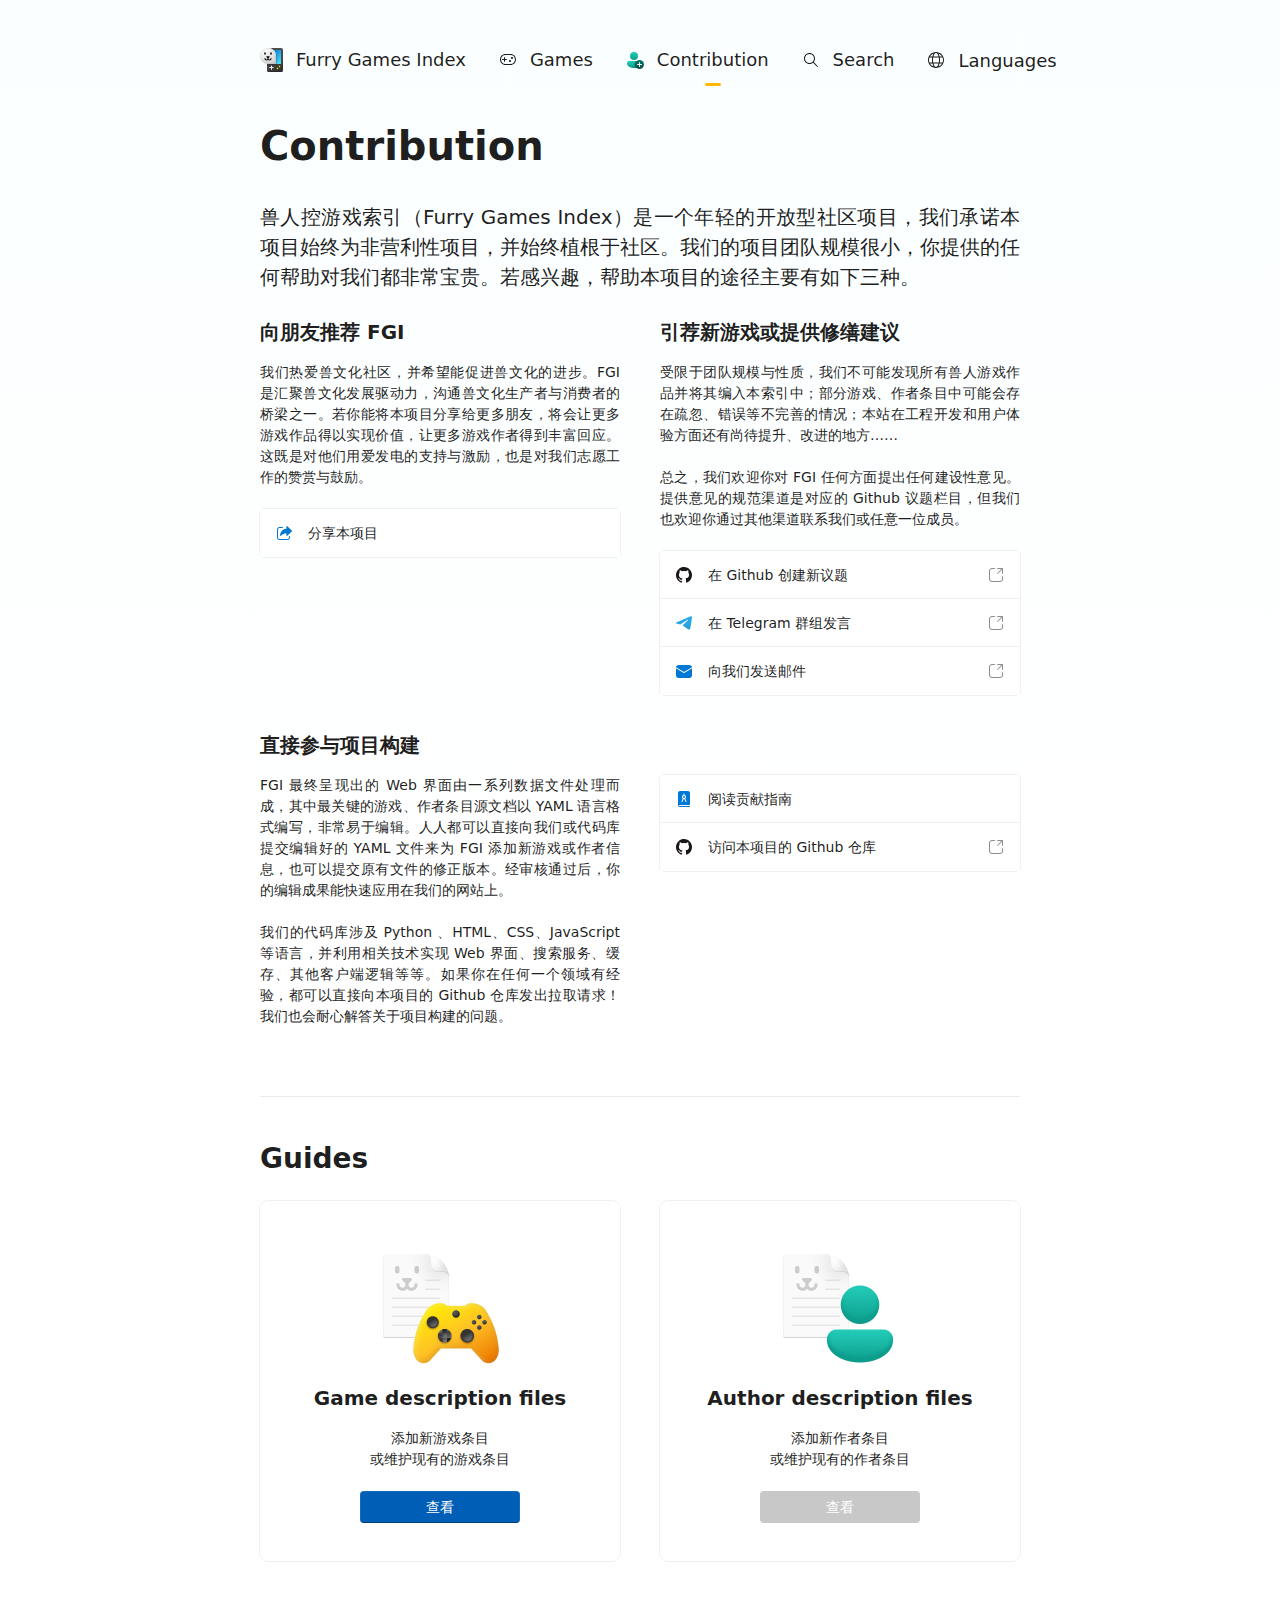
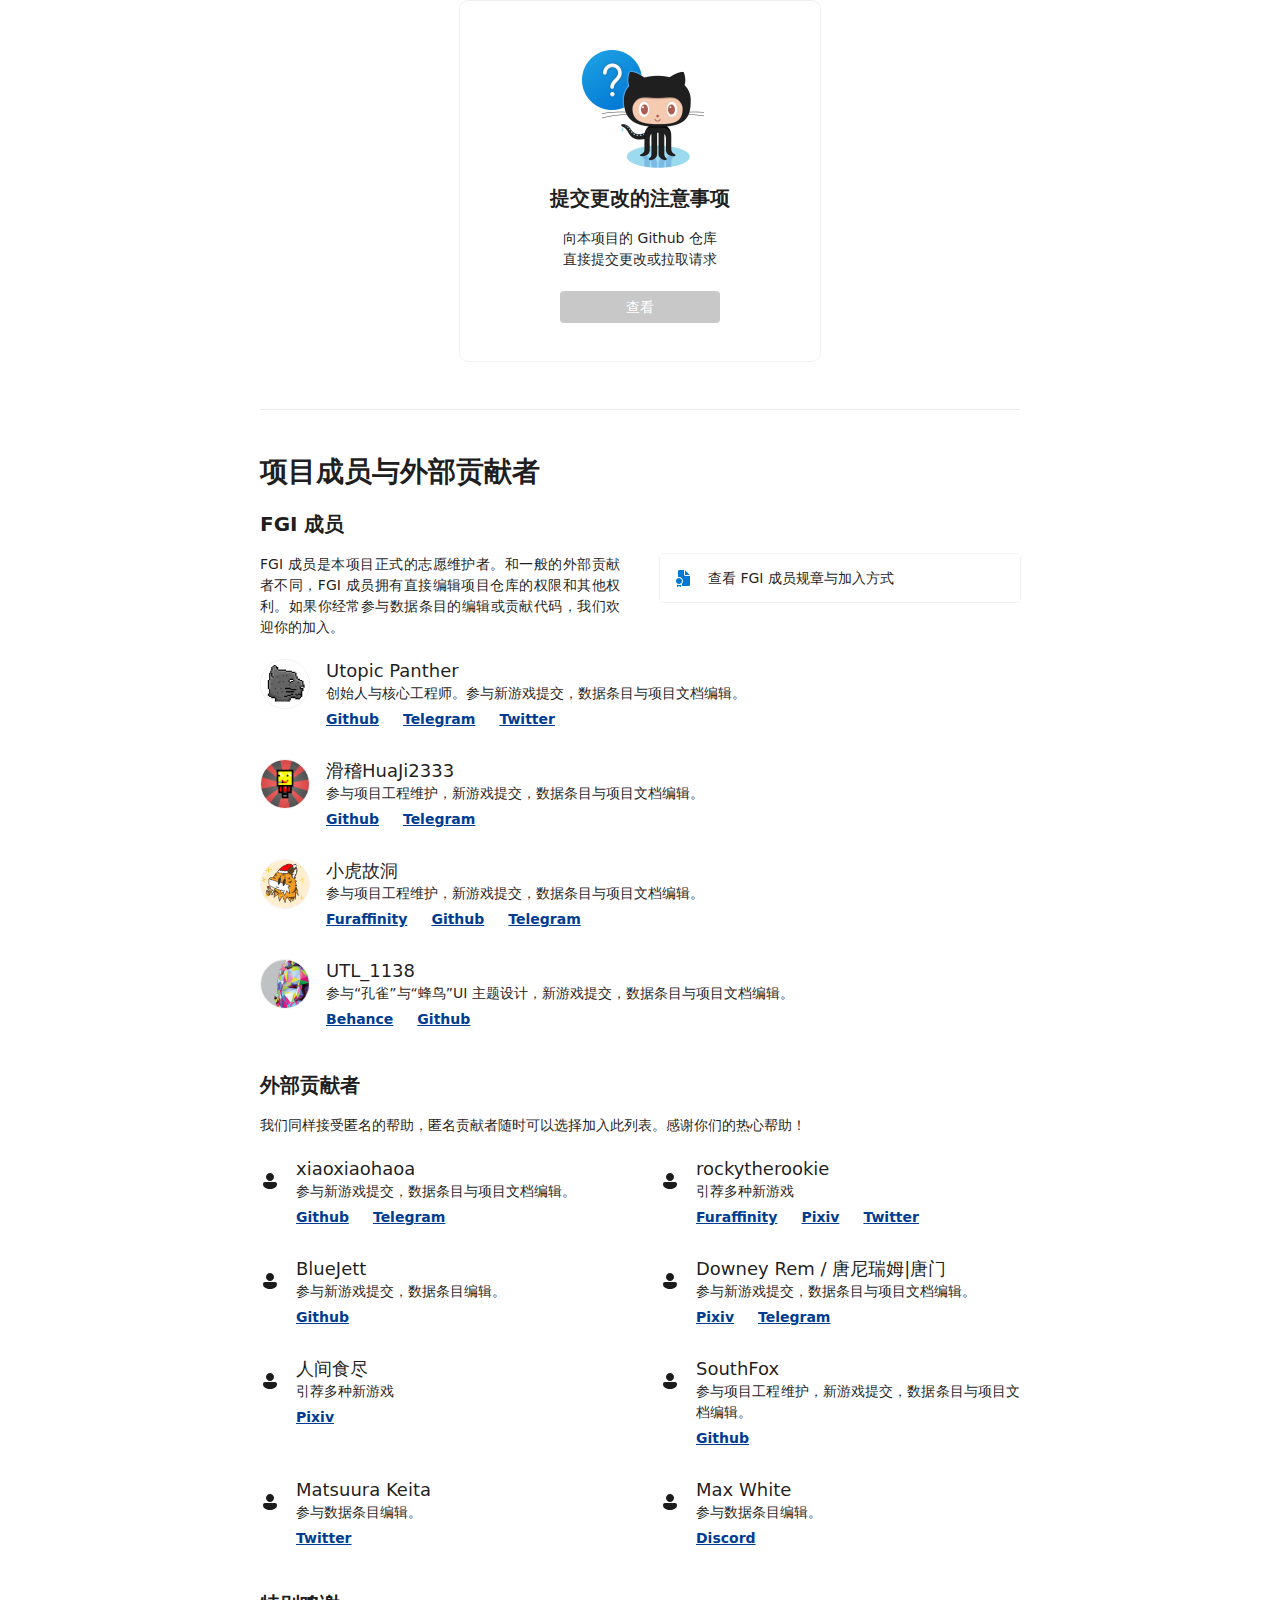
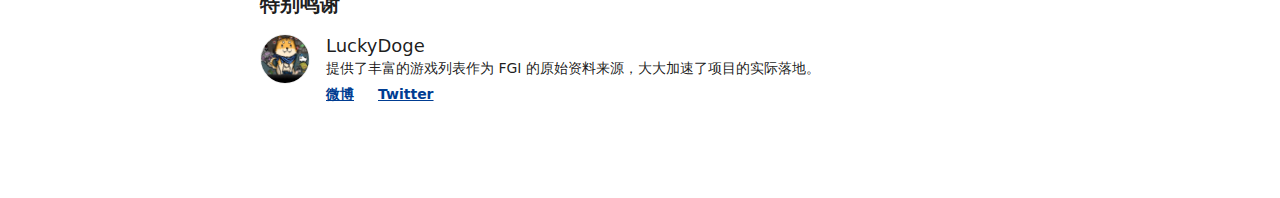
<file: index.html>
<!DOCTYPE html>
<html lang="zh-Hans">
    <head>
        <meta charset="UTF-8" />
        <meta name="viewport" content="width=device-width, initial-scale=1.0" />
        <meta name="color-scheme" content="light dark" />
        <meta name="description" content="从多个方面了解如何帮助兽人控游戏索引发展。" />
        <meta property="og:title" content="兽人控游戏索引 - 项目贡献" />
        <meta property="og:type" content="website" />
        <meta property="og:url" content="https://967018.github.io/FurryGamesIndex-Contribution/index.html" />
        <meta property="og:image" content="./resources/logo_bounded.png" />
        <title>兽人控游戏索引 - 项目贡献</title>
        <link rel="icon" href="./resources/favicon.ico" />
        <link rel="stylesheet" href="./styles/global.css" />
        <link rel="stylesheet" href="./styles/contribution.css" />
        <style>
            :lang(en) span[lang]:not([lang="en"]),
            :lang(zh-Hans) span[lang]:not([lang="zh-Hans"]),
            :lang(zh-Hant) span[lang]:not([lang="zh-Hant"]) {
                display: none;
            }
        </style>
        <script defer src="./scripts/global.js"></script>
    </head>
    <body type-ramp="body">
        <header>
            <nav>
                <ul>
                    <li>
                        <a href="https://furrygames.top/zh-cn/index.html">
                            <fds-icon name="fgi" size="24" theme="shaded"></fds-icon>
                            <span lang="en">Furry Games Index</span>
                            <span lang="zh-Hans">兽人控游戏索引</span>
                            <span lang="zh-Hant">獸人控遊戲索引</span>
                        </a>
                    </li>
                    <li>
                        <a href="https://furrygames.top/zh-cn/list.html">
                            <fds-icon name="games" size="20" theme="regular"></fds-icon>
                            <span lang="en">Games</span>
                            <span lang="zh-Hans">游戏列表</span>
                            <span lang="zh-Hant">遊戲列表</span>
                        </a>
                    </li>
                    <li class="activated">
                        <a href="#">
                            <fds-icon name="person-add" size="20" theme="shaded"></fds-icon>
                            <span lang="en">Contribution</span>
                            <span lang="zh-Hans">项目贡献</span>
                            <span lang="zh-Hant">專案貢獻</span>
                        </a>
                    </li>
                    <li>
                        <a href="https://furrygames.top/zh-cn/search.html">
                            <fds-icon name="search" size="20" theme="regular"></fds-icon>
                            <span lang="en">Search</span>
                            <span lang="zh-Hans">搜索</span>
                            <span lang="zh-Hant">搜尋</span>
                        </a>
                    </li>
                    <li id="language">
                        <button>
                            <fds-icon name="language" size="20" theme="regular"></fds-icon>
                            <span lang="en">Languages</span>
                            <span lang="zh-Hans">语言</span>
                            <span lang="zh-Hant">語言</span>
                        </button>
                        <menu class="flyout list" type-ramp="body">
                            <li><button lang="en">English</button></li>
                            <li class="activated"><button lang="zh-Hans">简体中文</button></li>
                            <li><button lang="zh-Hant">正體中文</button></li>
                        </menu>
                    </li>
                </ul>
            </nav>
            <h1 type-ramp="title-large">
                <span lang="en">Contribution</span>
                <span lang="zh-Hans">项目贡献</span>
                <span lang="zh-Hant">專案貢獻</span>
            </h1>
            <p type-ramp="subtitle">兽人控游戏索引（Furry Games Index）是一个年轻的开放型社区项目，我们承诺本项目始终为非营利性项目，并始终植根于社区。我们的项目团队规模很小，你提供的任何帮助对我们都非常宝贵。若感兴趣，帮助本项目的途径主要有如下三种。</p>
            <article>
                <h2 type-ramp="subtitle">向朋友推荐 FGI</h2>
                <p>我们热爱兽文化社区，并希望能促进兽文化的进步。FGI 是汇聚兽文化发展驱动力，沟通兽文化生产者与消费者的桥梁之一。若你能将本项目分享给更多朋友，将会让更多游戏作品得以实现价值，让更多游戏作者得到丰富回应。这既是对他们用爱发电的支持与激励，也是对我们志愿工作的赞赏与鼓励。</p>
                <ul class="expander">
                    <li class="item">
                        <button id="share">
                            <fds-icon name="share" size="20" theme="filled"></fds-icon>
                            分享本项目
                        </button>
                    </li>
                </ul>
            </article>
            <article>
                <h2 type-ramp="subtitle">引荐新游戏或提供修缮建议</h2>
                <p>受限于团队规模与性质，我们不可能发现所有兽人游戏作品并将其编入本索引中；部分游戏、作者条目中可能会存在疏忽、错误等不完善的情况；本站在工程开发和用户体验方面还有尚待提升、改进的地方……</p>
                <p>总之，我们欢迎你对 FGI 任何方面提出任何建设性意见。提供意见的规范渠道是对应的 Github 议题栏目，但我们也欢迎你通过其他渠道联系我们或任意一位成员。</p>
                <ul class="expander">
                    <li class="item">
                        <a href="https://github.com/FurryGamesIndex/games/issues/new/choose">
                            <fds-icon name="github" size="20"></fds-icon>
                            在 Github 创建新议题
                            <fds-icon name="open" size="20" theme="regular"></fds-icon>
                        </a>
                    </li>
                    <li class="item">
                        <a href="https://t.me/+pTJEQy_b64E4MzQx">
                            <fds-icon name="telegram" size="20"></fds-icon>
                            在 Telegram 群组发言
                            <fds-icon name="open" size="20" theme="regular"></fds-icon>
                        </a>
                    </li>
                    <li class="item">
                        <a href="mailto:webmaster@furrygames.top">
                            <fds-icon name="mail" size="20" theme="filled"></fds-icon>
                            向我们发送邮件
                            <fds-icon name="open" size="20" theme="regular"></fds-icon>
                        </a>
                    </li>
                </ul>
            </article>
            <article>
                <h2 type-ramp="subtitle">直接参与项目构建</h2>
                <p>FGI 最终呈现出的 Web 界面由一系列数据文件处理而成，其中最关键的游戏、作者条目源文档以 YAML 语言格式编写，非常易于编辑。人人都可以直接向我们或代码库提交编辑好的 YAML 文件来为 FGI 添加新游戏或作者信息，也可以提交原有文件的修正版本。经审核通过后，你的编辑成果能快速应用在我们的网站上。</p>
                <p>我们的代码库涉及 Python 、HTML、CSS、JavaScript 等语言，并利用相关技术实现 Web 界面、搜索服务、缓存、其他客户端逻辑等等。如果你在任何一个领域有经验，都可以直接向本项目的 Github 仓库发出拉取请求！我们也会耐心解答关于项目构建的问题。</p>
                <ul class="expander">
                    <li class="item">
                        <a href="#guides">
                            <fds-icon name="book-compass" size="20" theme="filled"></fds-icon>
                            阅读贡献指南
                        </a>
                    </li>
                    <li class="item">
                        <a href="https://github.com/FurryGamesIndex/games">
                            <fds-icon name="github" size="20"></fds-icon>
                            访问本项目的 Github 仓库
                            <fds-icon name="open" size="20" theme="regular"></fds-icon>
                        </a>
                    </li>
                </ul>
            </article>
        </header>
        <hr class="divider" />
        <main>
            <section id="guides">
                <h2 type-ramp="title">
                    <span lang="en">Guides</span>
                    <span lang="zh-Hans">贡献指南</span>
                    <span lang="zh-Hant">貢獻指南</span>
                </h2>
                <article>
                    <img src="./resources/games.png" alt="" width="128" height="128" />
                    <h3 type-ramp="subtitle">
                        <span lang="en">Game description files</span>
                        <span lang="zh-Hans">游戏数据文件</span>
                        <span lang="zh-Hant">遊戲資料檔案</span>
                    </h3>
                    <p>添加新游戏条目<br />或维护现有的游戏条目</p>
                    <a class="button" variant="accent" href="./games.html" role="button">查看</a>
                </article>
                <article>
                    <img src="./resources/authors.png" alt="" width="128" height="128" />
                    <h3 type-ramp="subtitle">
                        <span lang="en">Author description files</span>
                        <span lang="zh-Hans">作者数据文件</span>
                        <span lang="zh-Hant">作者資料檔案</span>
                    </h3>
                    <p>添加新作者条目<br />或维护现有的作者条目</p>
                    <a class="button" variant="accent" href="./authors.html" role="button" aria-disabled="true">查看</a>
                </article>
                <article>
                    <img src="./resources/patches-submitting.png" alt="" width="128" height="128" />
                    <h3 type-ramp="subtitle">提交更改的注意事项</h3>
                    <p>向本项目的 Github 仓库<br />直接提交更改或拉取请求</p>
                    <a class="button" variant="accent" href="./patches-submitting.html" role="button" aria-disabled="true">查看</a>
                </article>
            </section>
            <hr class="divider" />
            <section id="contributors">
                <h2 type-ramp="title">项目成员与外部贡献者</h2>
                <article id="fgi-members">
                    <h3 type-ramp="subtitle">FGI 成员</h3>
                    <p>FGI 成员是本项目正式的志愿维护者。和一般的外部贡献者不同，FGI 成员拥有直接编辑项目仓库的权限和其他权利。如果你经常参与数据条目的编辑或贡献代码，我们欢迎你的加入。</p>
                    <ul class="expander">
                        <li class="item">
                            <button id="about-members">
                                <fds-icon name="document-ribbon" size="20" theme="filled"></fds-icon>
                                查看 FGI 成员规章与加入方式
                            </button>
                        </li>
                    </ul>
                    <div class="members">
                        <article>
                            <img class="avatar" src="./resources/avatars/Utopic Panther.jpg" alt="" width="48" height="48" />
                            <h4 type-ramp="body-large">Utopic Panther</h4>
                            <p>创始人与核心工程师。参与新游戏提交，数据条目与项目文档编辑。</p>
                            <address>
                                <a class="hyperlink" href="https://github.com/UtopicPanther" type-ramp="body">Github</a>
                                <a class="hyperlink" href="https://t.me/UtopicPanther">Telegram</a>
                                <a class="hyperlink" href="https://twitter.com/UtopicPanther">Twitter</a>
                            </address>
                        </article>
                        <article>
                            <img class="avatar" src="./resources/avatars/滑稽HuaJi2333.png" alt="" width="48" height="48" />
                            <h4 type-ramp="body-large">滑稽HuaJi2333</h4>
                            <p>参与项目工程维护，新游戏提交，数据条目与项目文档编辑。</p>
                            <address>
                                <a class="hyperlink" href="https://github.com/HuaJi2333DaDa">Github</a>
                                <a class="hyperlink" href="https://t.me/HuaJi2333dada">Telegram</a>
                            </address>
                        </article>
                        <article>
                            <img class="avatar" src="./resources/avatars/小虎故洞.jpg" alt="" width="48" height="48" />
                            <h4 type-ramp="body-large">小虎故洞</h4>
                            <p>参与项目工程维护，新游戏提交，数据条目与项目文档编辑。</p>
                            <address>
                                <a class="hyperlink" href="https://www.furaffinity.net/user/tiger-jungle/">Furaffinity</a>
                                <a class="hyperlink" href="https://github.com/TigerCubDen">Github</a>
                                <a class="hyperlink" href="https://t.me/KumalParker">Telegram</a>
                            </address>
                        </article>
                        <article>
                            <img class="avatar" src="./resources/avatars/UTL_1138.jpg" alt="" width="48" height="48" />
                            <h4 type-ramp="body-large">UTL_1138</h4>
                            <p>参与“孔雀”与“蜂鸟”UI 主题设计，新游戏提交，数据条目与项目文档编辑。</p>
                            <address>
                                <a class="hyperlink" href="https://www.behance.net/utl1138">Behance</a>
                                <a class="hyperlink" href="https://github.com/967018">Github</a>
                            </address>
                        </article>
                    </div>
                </article>
                <article id="other-contributors">
                    <h3 type-ramp="subtitle">外部贡献者</h3>
                    <p>我们同样接受匿名的帮助，匿名贡献者随时可以选择加入此列表。感谢你们的热心帮助！</p>
                    <article>
                        <fds-icon name="person" size="20" theme="filled"></fds-icon>
                        <h4 type-ramp="body-large">xiaoxiaohaoa</h4>
                        <p>参与新游戏提交，数据条目与项目文档编辑。</p>
                        <address>
                            <a class="hyperlink" href="https://github.com/xiaoxiaohaoa">Github</a>
                            <a class="hyperlink" href="https://t.me/xiaoxiaohaoa">Telegram</a>
                        </address>
                    </article>
                    <article>
                        <fds-icon name="person" size="20" theme="filled"></fds-icon>
                        <h4 type-ramp="body-large">rockytherookie</h4>
                        <p>引荐多种新游戏</p>
                        <address>
                            <a class="hyperlink" href="https://www.furaffinity.net/user/rockytherookie/">Furaffinity</a>
                            <a class="hyperlink" href="https://twitter.com/rockytherookie">Pixiv</a>
                            <a class="hyperlink" href="https://www.pixiv.net/users/17292937">Twitter</a>
                        </address>
                    </article>
                    <article>
                        <fds-icon name="person" size="20" theme="filled"></fds-icon>
                        <h4 type-ramp="body-large">BlueJett</h4>
                        <p>参与新游戏提交，数据条目编辑。</p>
                        <address>
                            <a class="hyperlink" href="https://github.com/BlueJett">Github</a>
                        </address>
                    </article>
                    <article>
                        <fds-icon name="person" size="20" theme="filled"></fds-icon>
                        <h4 type-ramp="body-large">Downey Rem / 唐尼瑞姆|唐门</h4>
                        <p>参与新游戏提交，数据条目与项目文档编辑。</p>
                        <address>
                            <a class="hyperlink" href="https://www.pixiv.net/users/16721009">Pixiv</a>
                            <a class="hyperlink" href="https://t.me/TNTwwxs">Telegram</a>
                        </address>
                    </article>
                    <article>
                        <fds-icon name="person" size="20" theme="filled"></fds-icon>
                        <h4 type-ramp="body-large">人间食尽</h4>
                        <p>引荐多种新游戏</p>
                        <address>
                            <a class="hyperlink" href="https://www.pixiv.net/users/3337300">Pixiv</a>
                        </address>
                    </article>
                    <article>
                        <fds-icon name="person" size="20" theme="filled"></fds-icon>
                        <h4 type-ramp="body-large">SouthFox</h4>
                        <p>参与项目工程维护，新游戏提交，数据条目与项目文档编辑。</p>
                        <address>
                            <a class="hyperlink" href="https://github.com/SouthFox09">Github</a>
                        </address>
                    </article>
                    <article>
                        <fds-icon name="person" size="20" theme="filled"></fds-icon>
                        <h4 type-ramp="body-large">Matsuura Keita</h4>
                        <p>参与数据条目编辑。</p>
                        <address>
                            <a class="hyperlink" href="https://twitter.com/Keita_Matsuura_">Twitter</a>
                        </address>
                    </article>
                    <article>
                        <fds-icon name="person" size="20" theme="filled"></fds-icon>
                        <h4 type-ramp="body-large">Max White</h4>
                        <p>参与数据条目编辑。</p>
                        <address>
                            <a class="hyperlink" href="https://discordapp.com/users/MaxWhite#3249">Discord</a>
                        </address>
                    </article>
                </article>
                <article>
                    <h3 type-ramp="subtitle">特别鸣谢</h3>
                    <article>
                        <img class="avatar" src="./resources/avatars/LuckyDoge.jpg" alt="" width="48" height="48" />
                        <h4 type-ramp="body-large">LuckyDoge</h4>
                        <p>提供了丰富的游戏列表作为 FGI 的原始资料来源，大大加速了项目的实际落地。</p>
                        <address>
                            <a class="hyperlink" href="https://weibo.com/projectdoge">微博</a>
                            <a class="hyperlink" href="https://twitter.com/GamerLuckyDoge">Twitter</a>
                        </address>
                    </article>
                </article>
            </section>
            <dialog>
                <form method="dialog">
                    <div class="content">
                        <h1 type-ramp="subtitle">FGI 成员规章与加入方式</h1>
                        <h2 type-ramp="body-strong">权利</h2>
                        <ul>
                            <li>FGI 成员可直接编辑组织仓库或创建新仓库</li>
                            <li>FGI 成员可提出组织内部决议或对决议投票</li>
                            <li>FGI 成员可对外代表 FGI 项目</li>
                            <li>FGI 成员可管理一部分项目资源与基础设施</li>
                        </ul>
                        <h2 type-ramp="body-strong">义务</h2>
                        <ul>
                            <li>FGI 成员应始终以用户和兽文化社群为中心处理内部或外部事务，优先考虑兽文化社群的利益</li>
                            <li>FGI 成员应帮助推动 FGI 本身的发展。例如，FGI 成员可以维护项目的代码、文档或数据；倾听来自我们用户和兽文化社群的声音并帮助解决问题</li>
                            <li>FGI 成员应帮助 FGI 项目的贡献者以及潜在贡献者。例如，FGI 成员可以帮助审查贡献者的拉取请求，提出修改建议以及处理合并</li>
                            <li>FGI 成员应将其为 FGI 项目创造的工作成果授权给 FGI 和社群使用。这种授权不可特定于 FGI，即允许 FGI 潜在的派生项目和其他任何项目以同样的权利使用</li>
                            <li>FGI 成员应尊重所有成员的工作成果。FGI 成员是志愿工作的，没有任何数量、范围、完成时间等工作指标，但项目组可能会删除超过 6 个月没有任何项目活动的成员，因此被删除的成员可选择在将来重新加入。（删除成员不会抹掉该成员的历史贡献记录）</li>
                        </ul>
                        <h2 type-ramp="body-strong">加入方式</h2>
                        <ol>
                            <li>申请者需在 6 个月内有 3 次或 3 次以上作为外部贡献者为 FGI 做出可观贡献的记录</li>
                            <li>同意 FGI 成员规章</li>
                            <li>联系 FGI 项目负责人</li>
                            <li>加入 FGI 成员 Telegram 群组</li>
                        </ol>
                    </div>
                    <menu>
                        <button class="button" variant="standard" value="cancel">关闭</button>
                    </menu>
                </form>
            </dialog>
        </main>
        <script>
            const languageMenu = document.querySelector("#language menu");
            const tranditionalChineseRegion = ["HK", "MO", "TW"];
            const browserLanguage = navigator.language;
            let userLanguage = localStorage.getItem("language");

            const searchParams = new Proxy(new URLSearchParams(window.location.search), {
                get: (searchParams, prop) => searchParams.get(prop),
            });
            const forceLanguage = searchParams.lang;

            function changeMetaLanguage(lang) {
                if (lang == "en") {
                    document.title = "Furry Games Index - Contribution";
                }
                if (lang == "zh-Hans") {
                    document.title = "兽人控游戏索引 - 项目贡献";
                }
                if (lang == "zh-Hant") {
                    document.title = "獸人控遊戲索引 - 專案貢獻";
                }
            }

            function switchLanguage(lang) {
                languageMenu.querySelectorAll("li").forEach((element) => {
                    element.classList.remove("activated");
                });
                languageMenu.querySelector('button[lang="' + lang + '"]').parentElement.classList.add("activated");
                document.documentElement.setAttribute("lang", lang);
                changeMetaLanguage(lang);
            }

            if (forceLanguage) {
                switchLanguage(forceLanguage);
            } else if (userLanguage) {
                switchLanguage(userLanguage);
            } else {
                let targetLanguage;
                languageCondition = browserLanguage.includes("zh");
                languageScriptConditionHans = browserLanguage.includes("Hans");
                languageScriptConditionHant = browserLanguage.includes("Hant");
                languageRegionCondition = tranditionalChineseRegion.some((element) => browserLanguage.includes(element));

                if (languageCondition) {
                    if (languageScriptConditionHans) {
                        targetLanguage = "zh-Hans";
                    } else if (languageScriptConditionHant) {
                        targetLanguage = "zh-Hant";
                    } else if (languageRegionCondition) {
                        targetLanguage = "zh-Hant";
                    } else {
                        targetLanguage = "zh-Hans";
                    }
                } else {
                    targetLanguage = "en";
                }
                switchLanguage(targetLanguage);
            }

            document.querySelector("#share").addEventListener("click", () => {
                navigator.share({
                    title: "兽人控游戏索引",
                    url: "https://furrygames.top/",
                });
            });

            document.querySelector("#about-members").addEventListener("click", () => {
                document.querySelector("dialog").showModal();
                document.querySelector("dialog").animate(
                    {
                        transform: ["scale(1.05)", "scale(1)"],
                    },
                    {
                        duration: 250,
                        easing: "cubic-bezier(0, 0, 0, 1)",
                        fill: "both",
                        composite: "add",
                    }
                );
            });
        </script>
    </body>
</html>
</file>
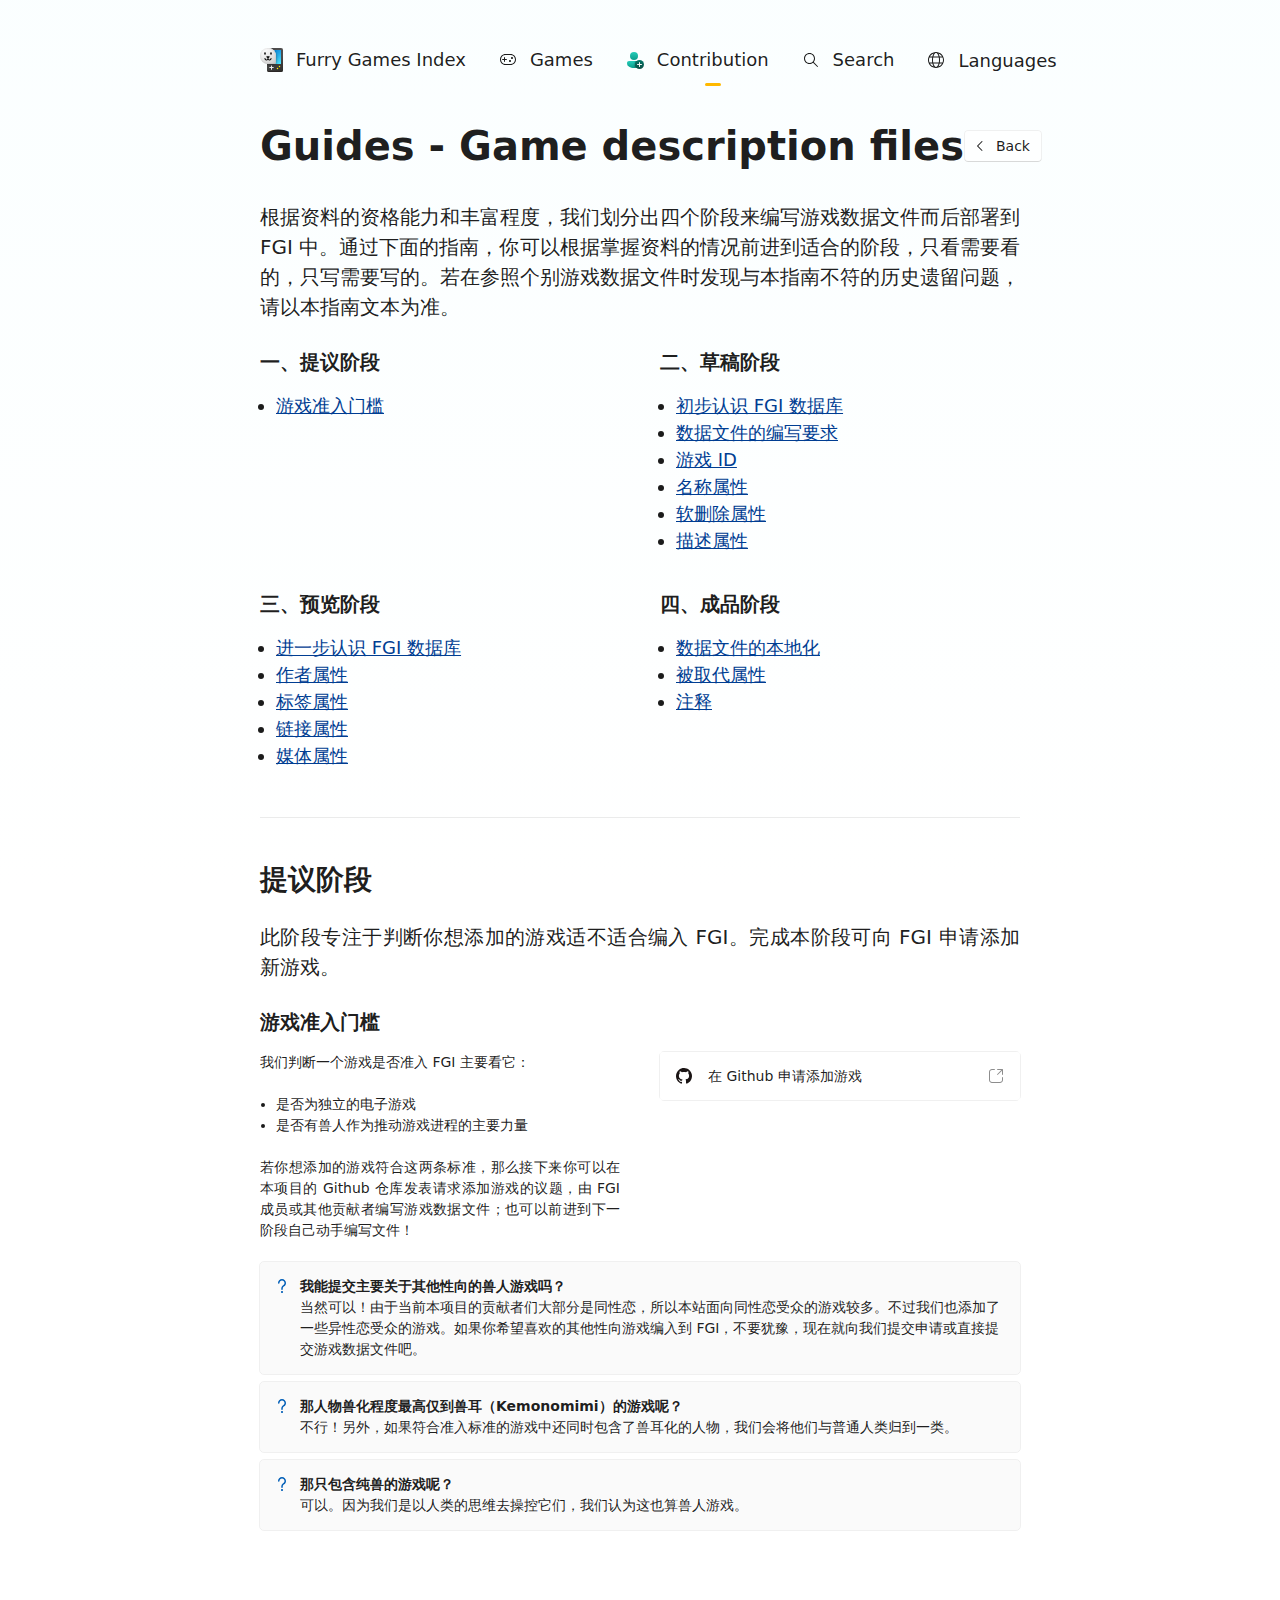
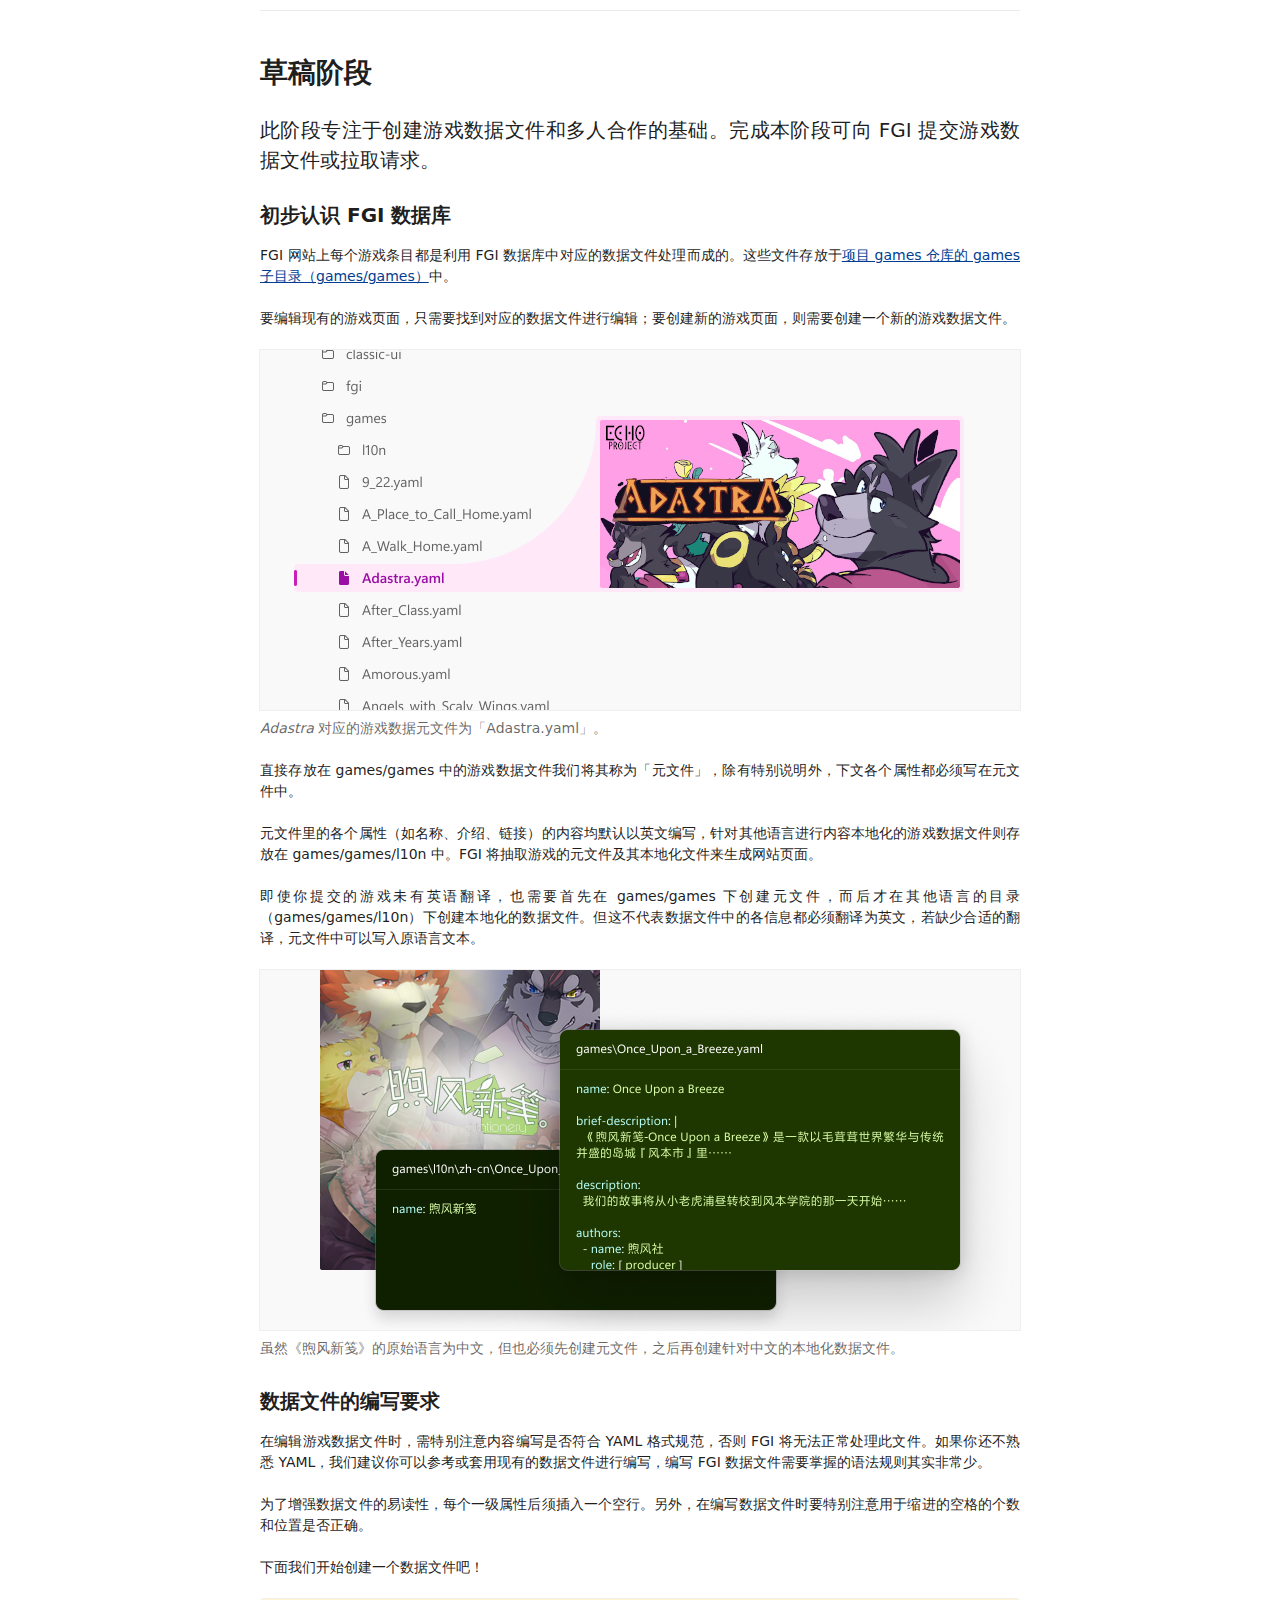
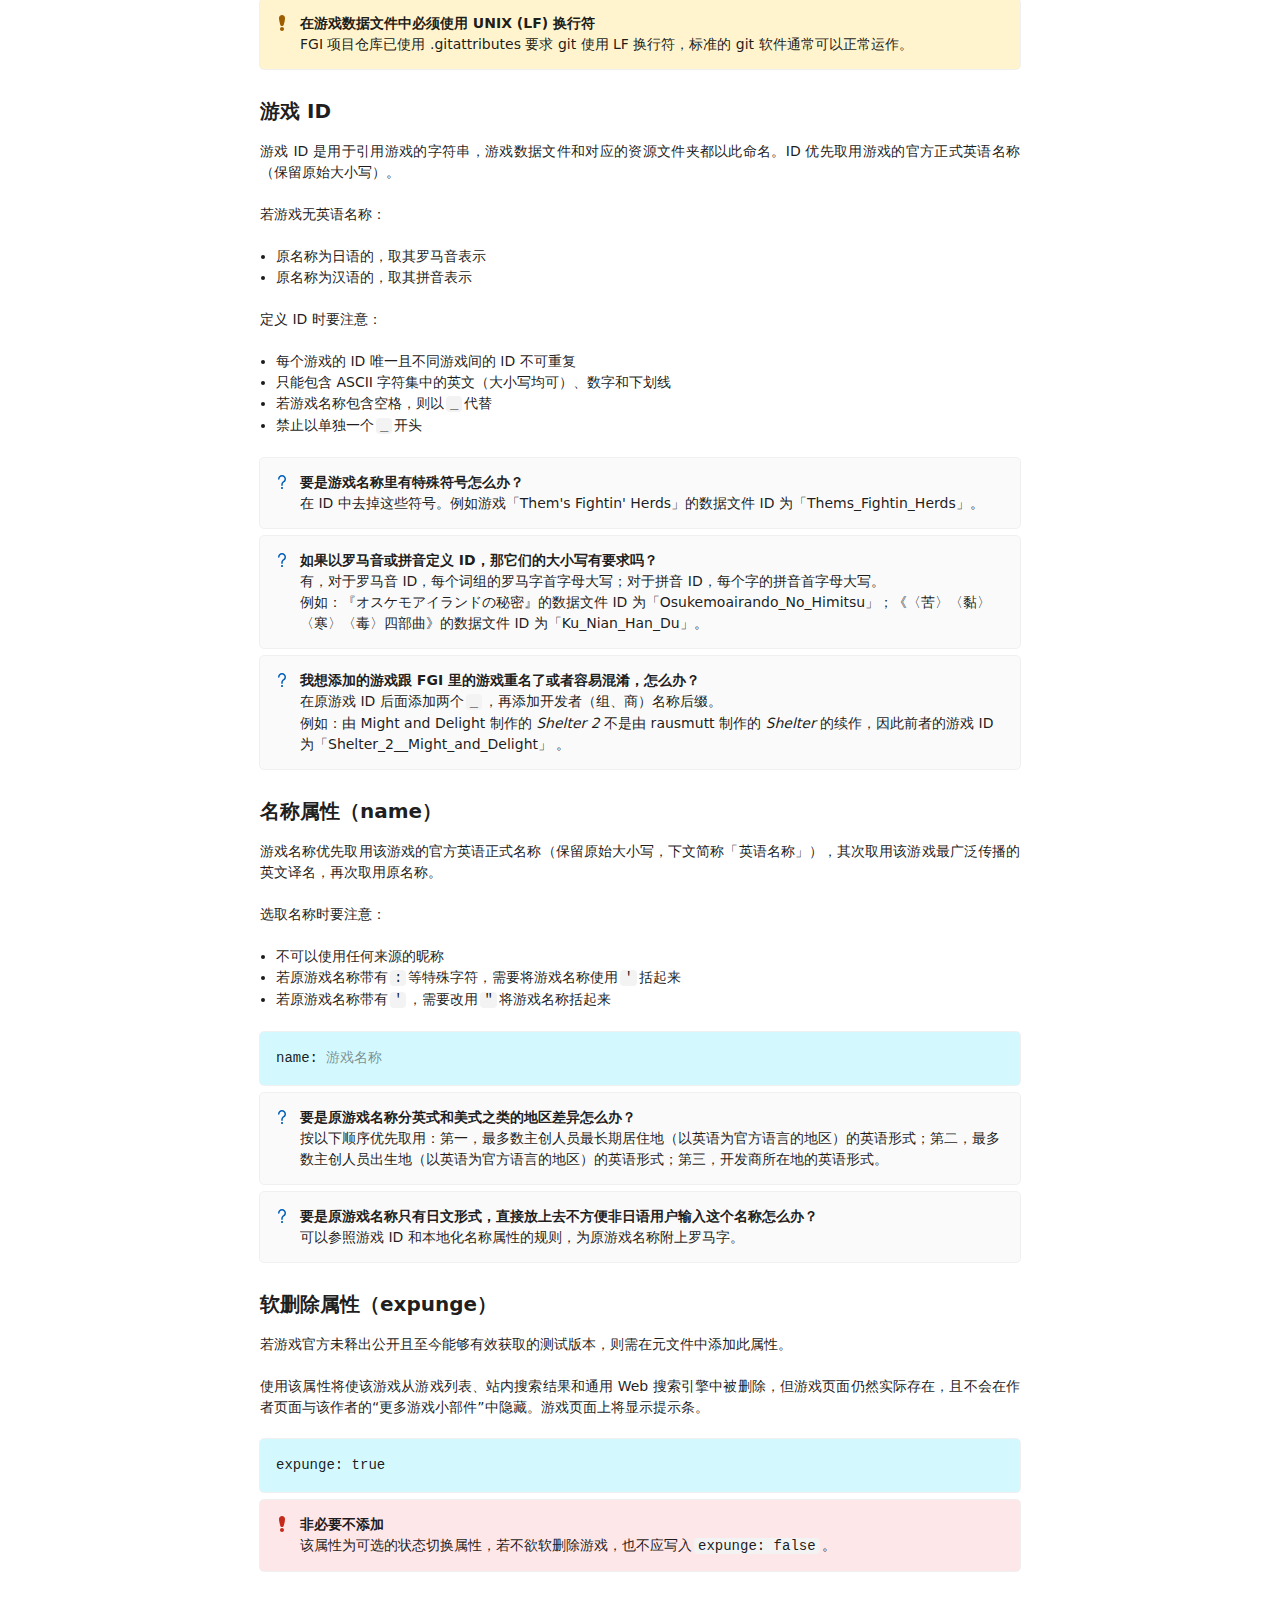
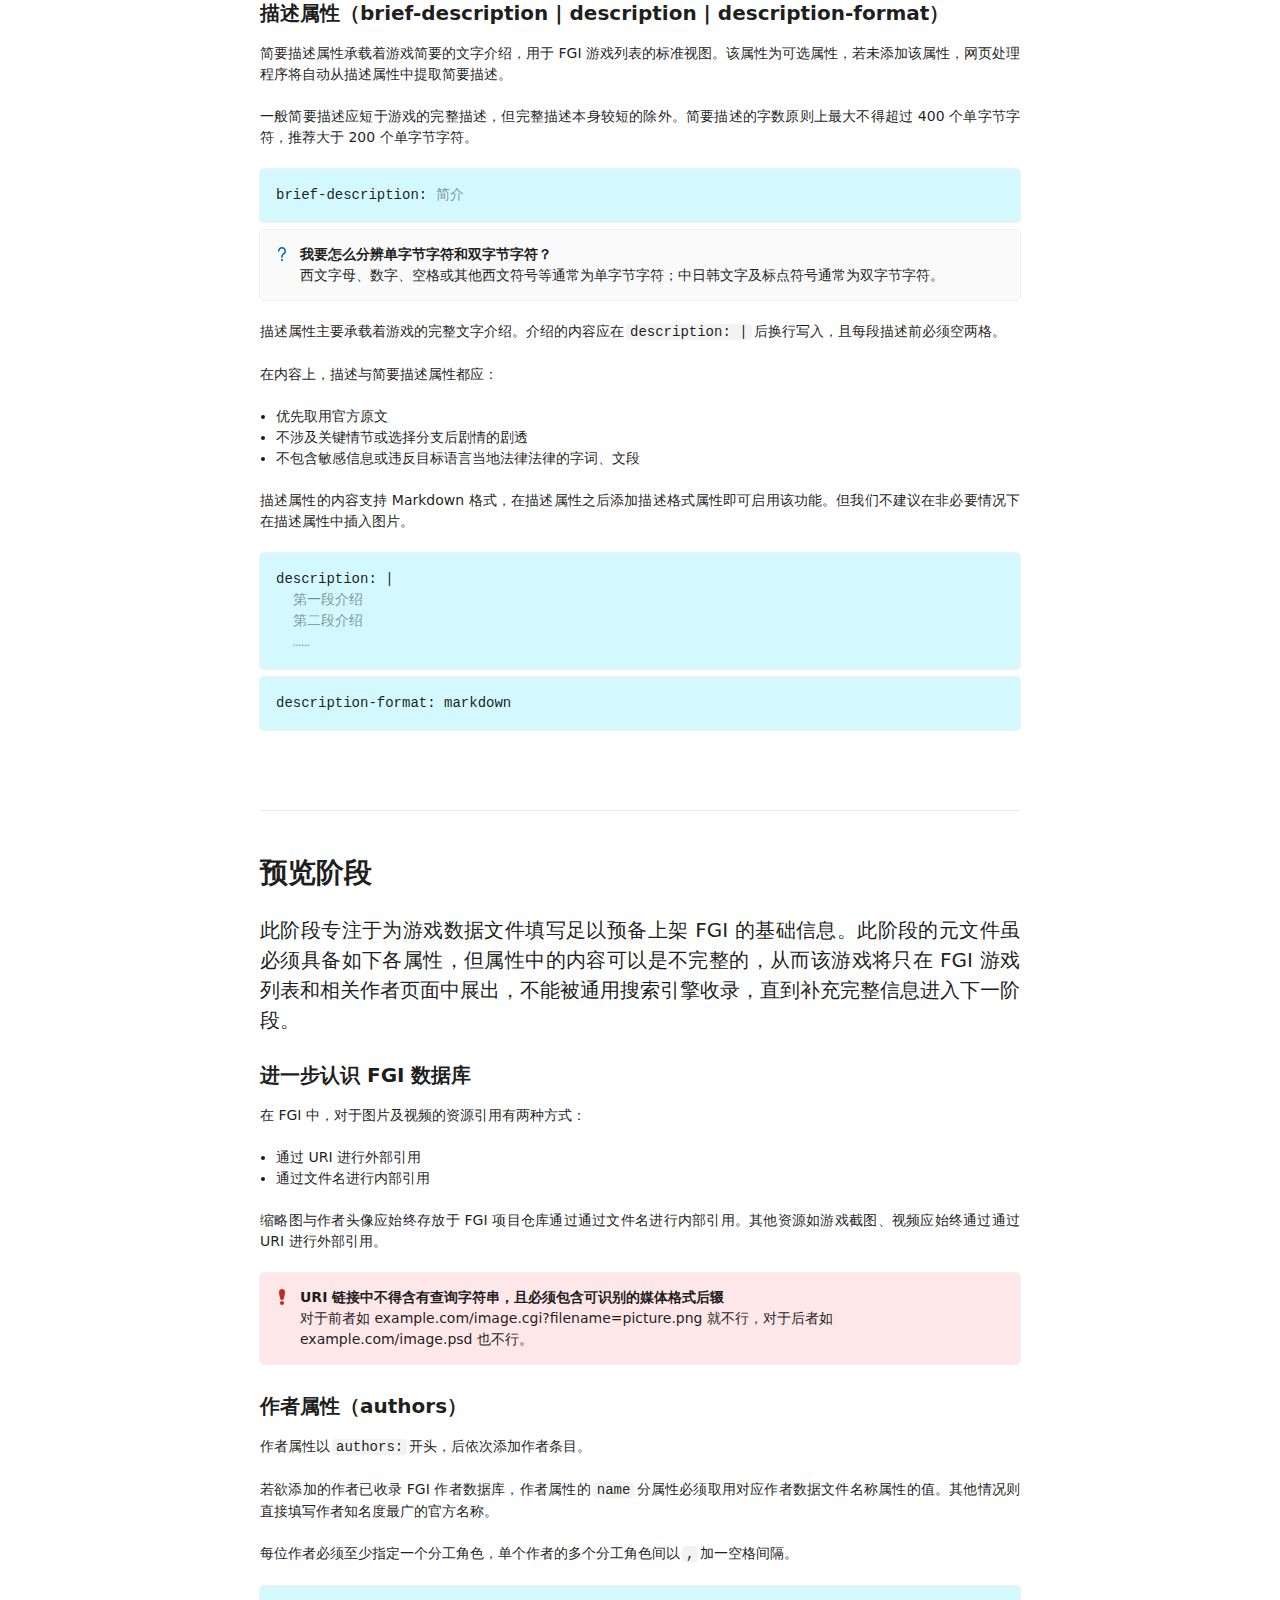
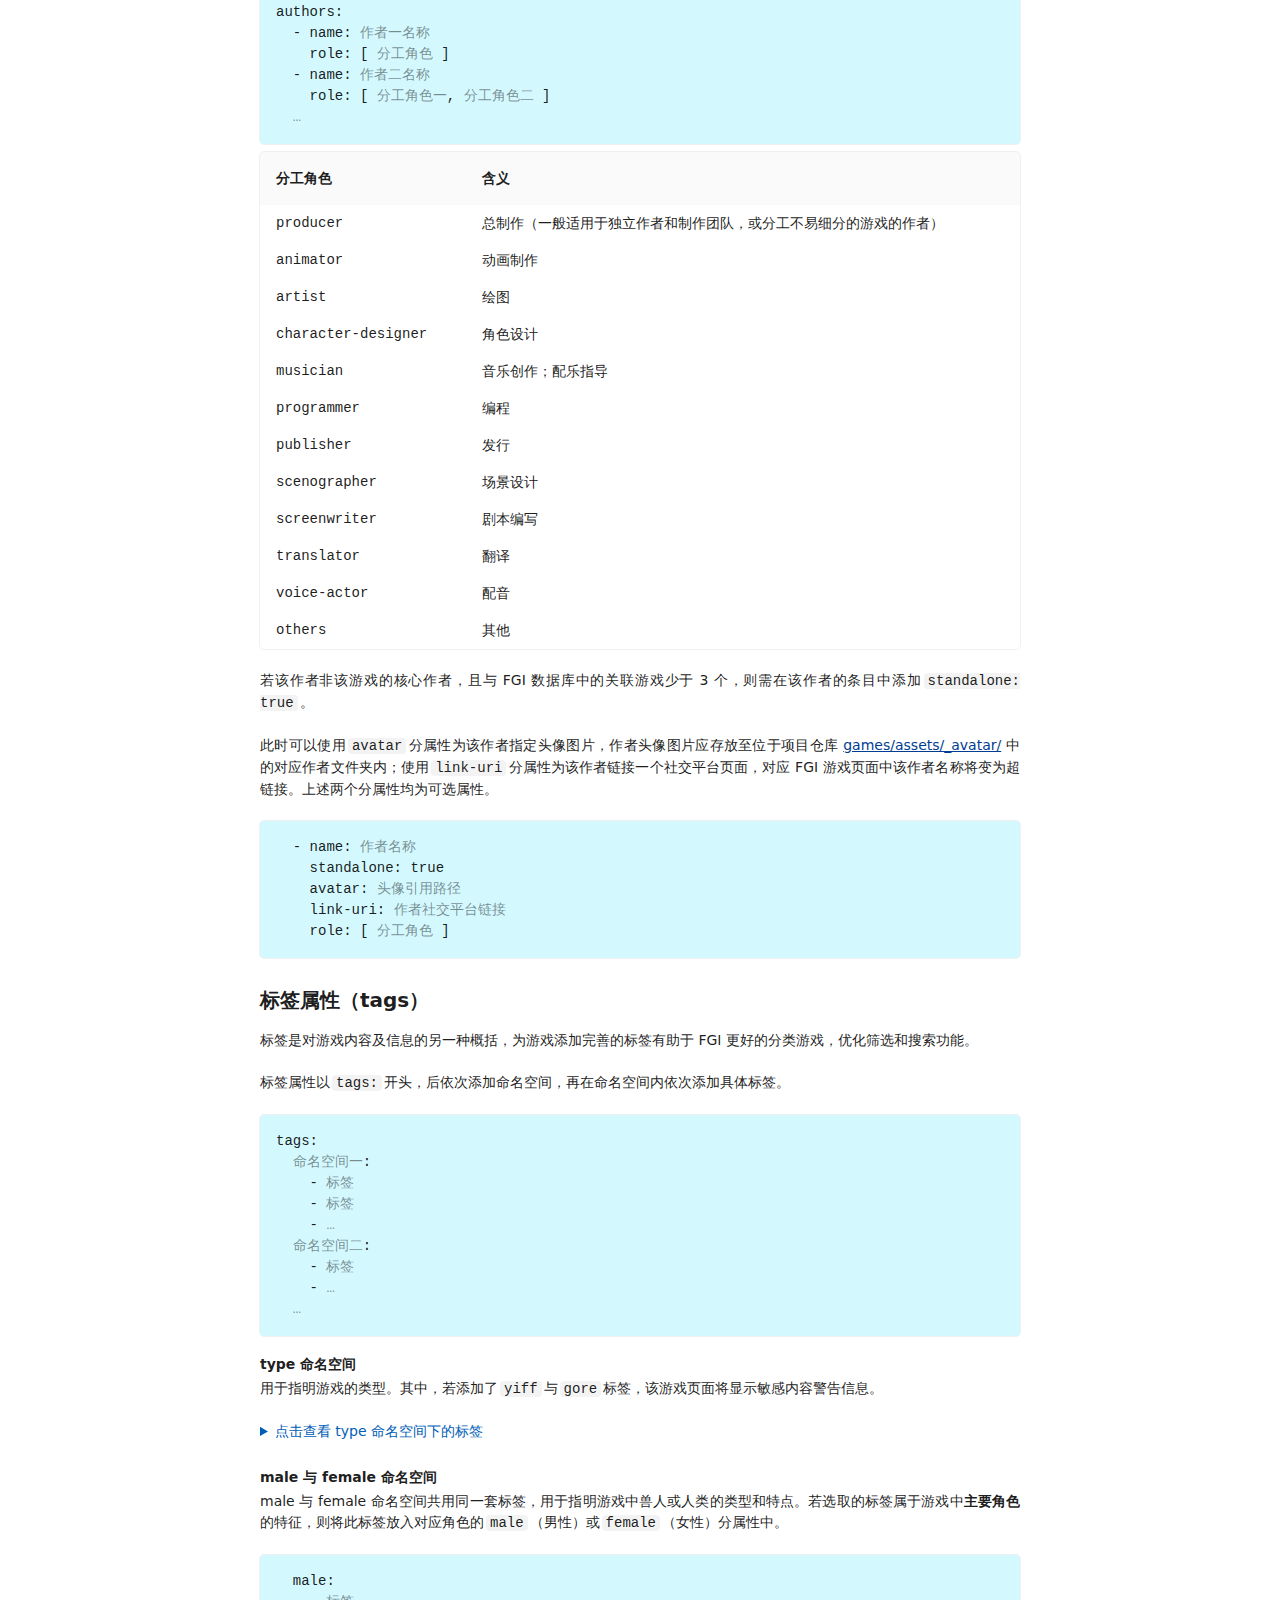
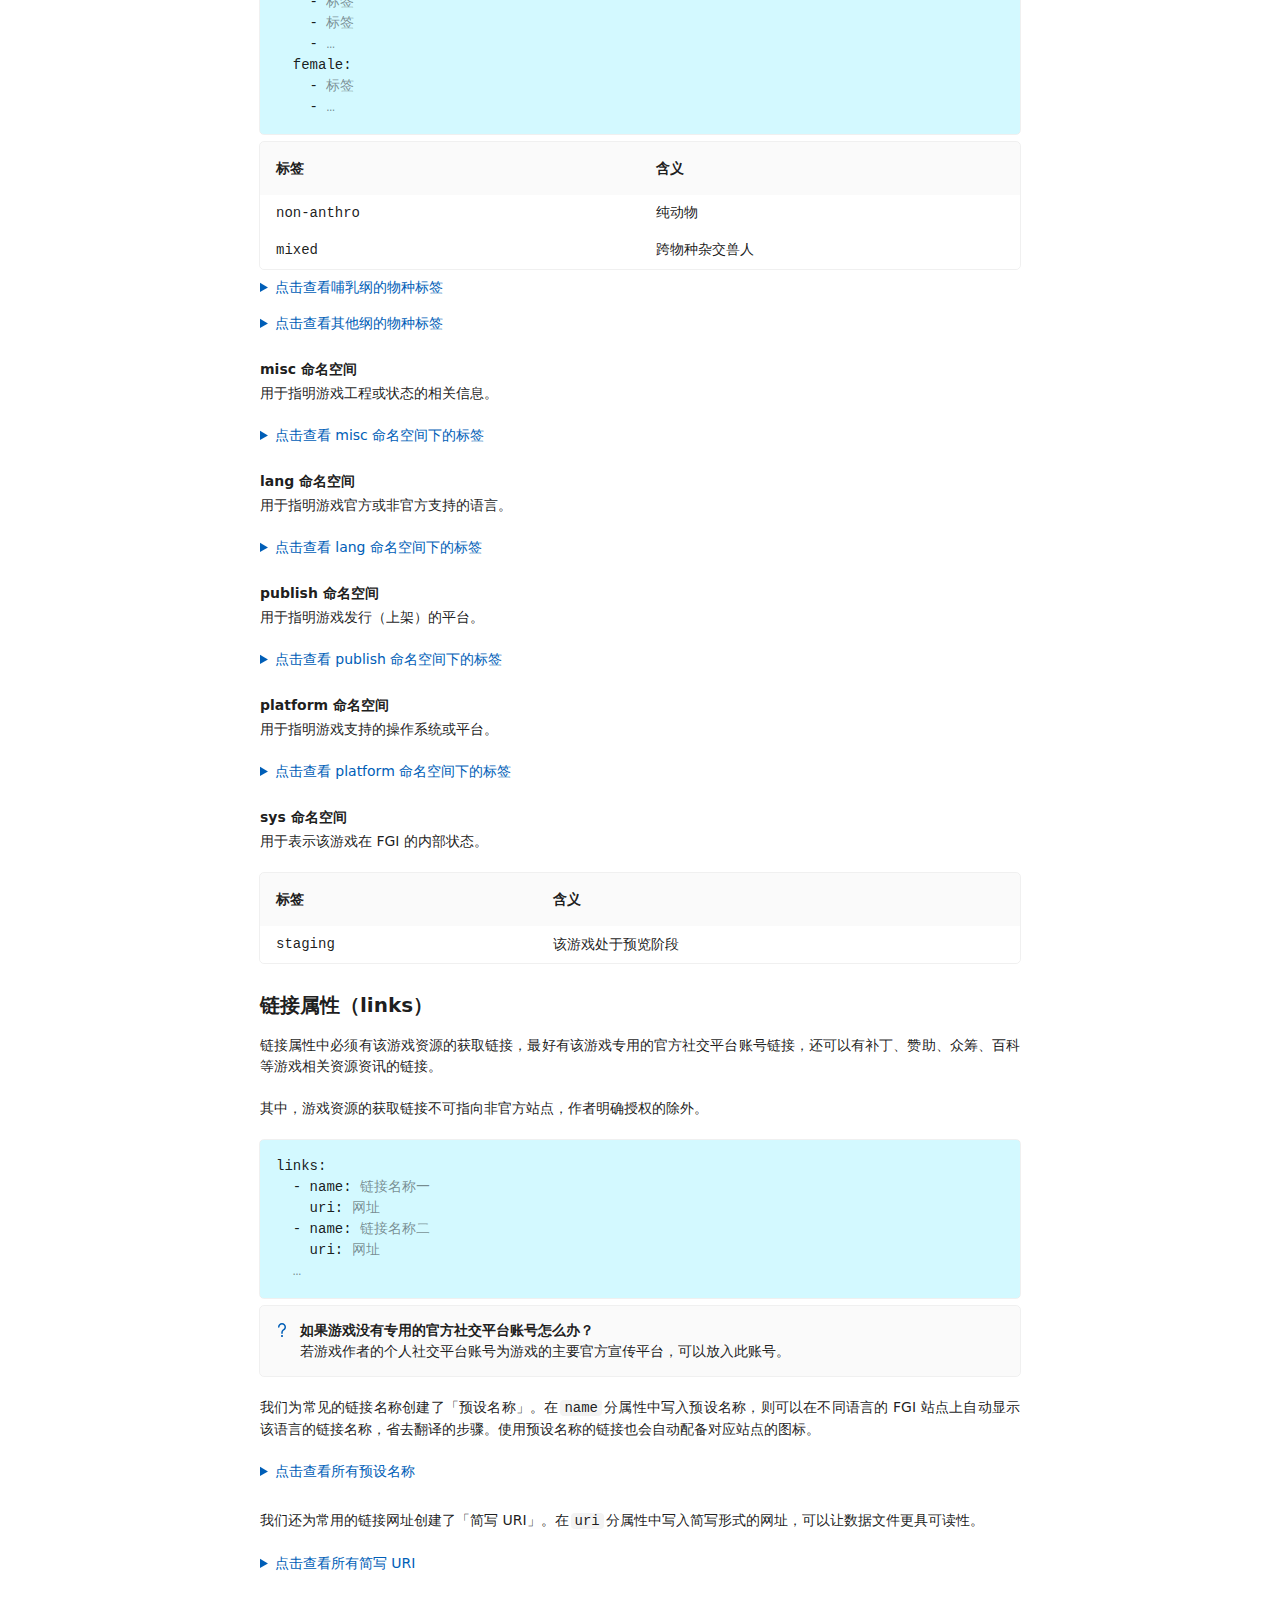
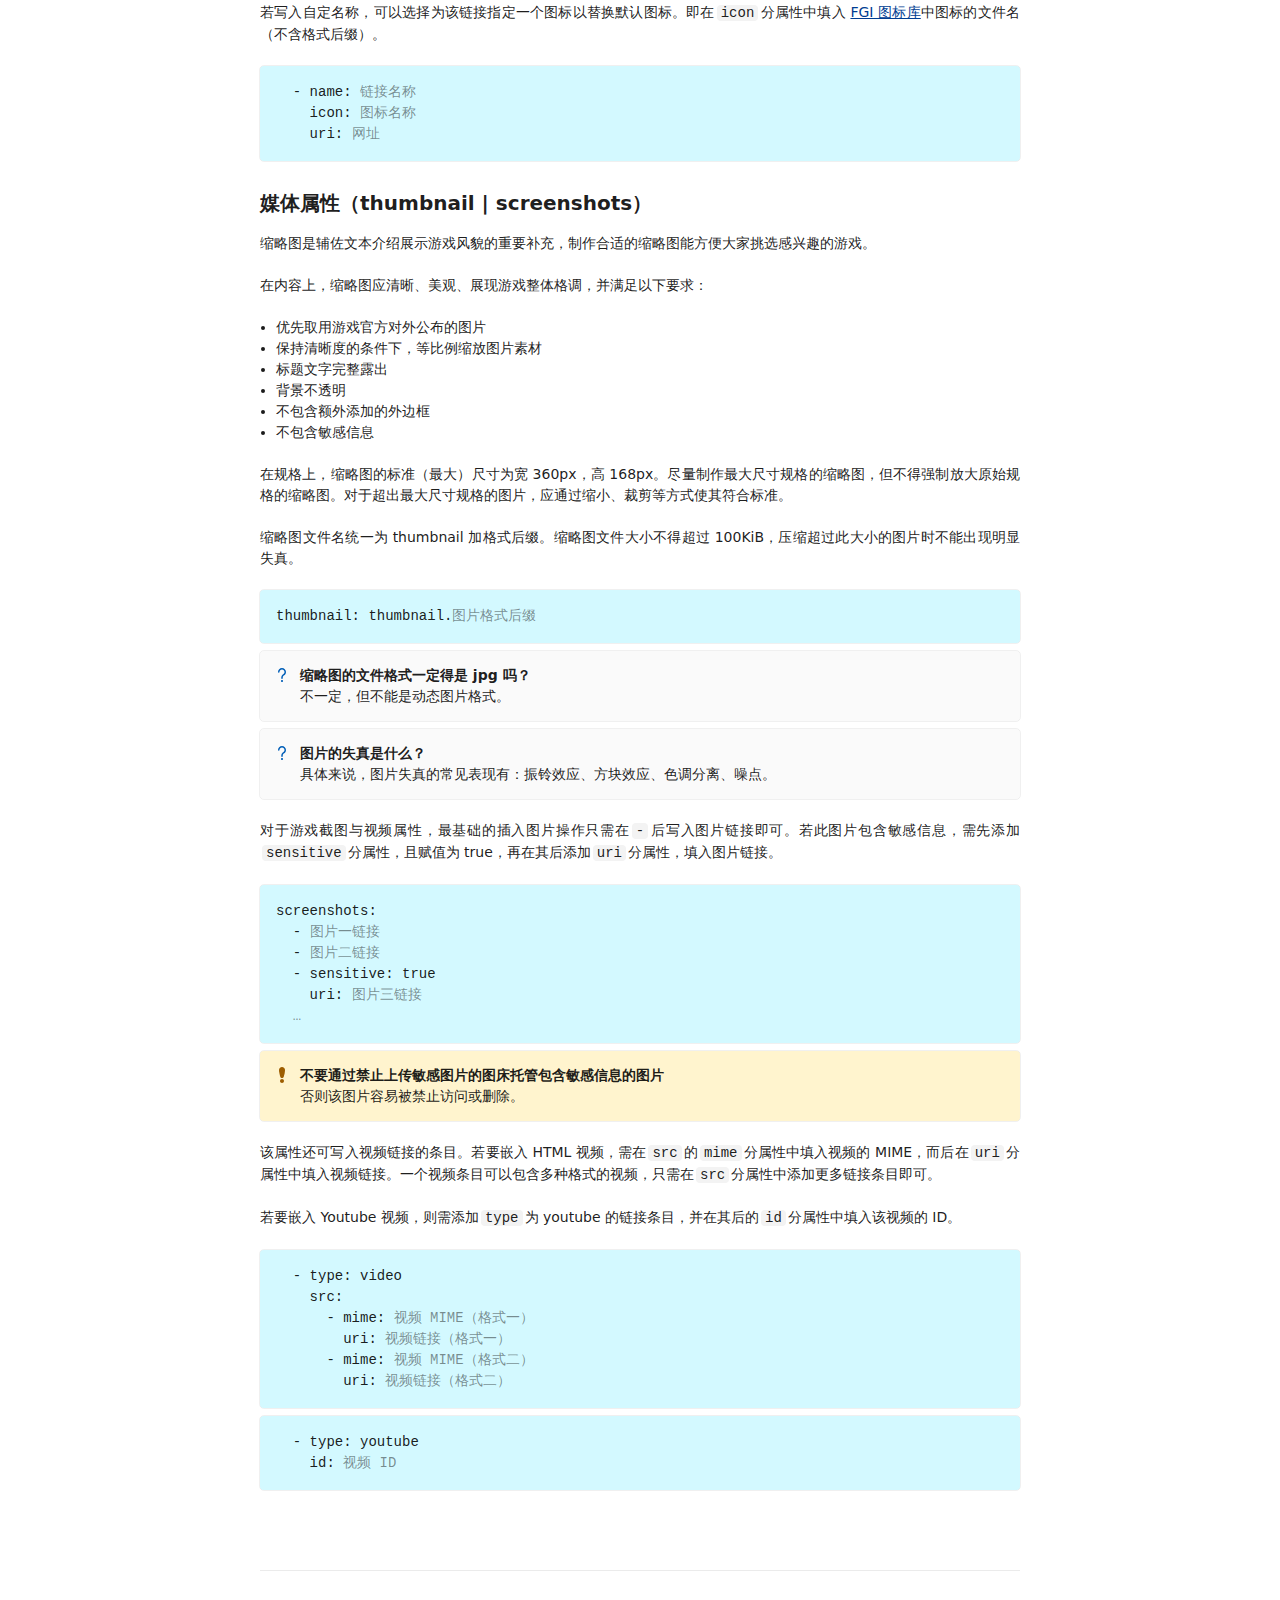
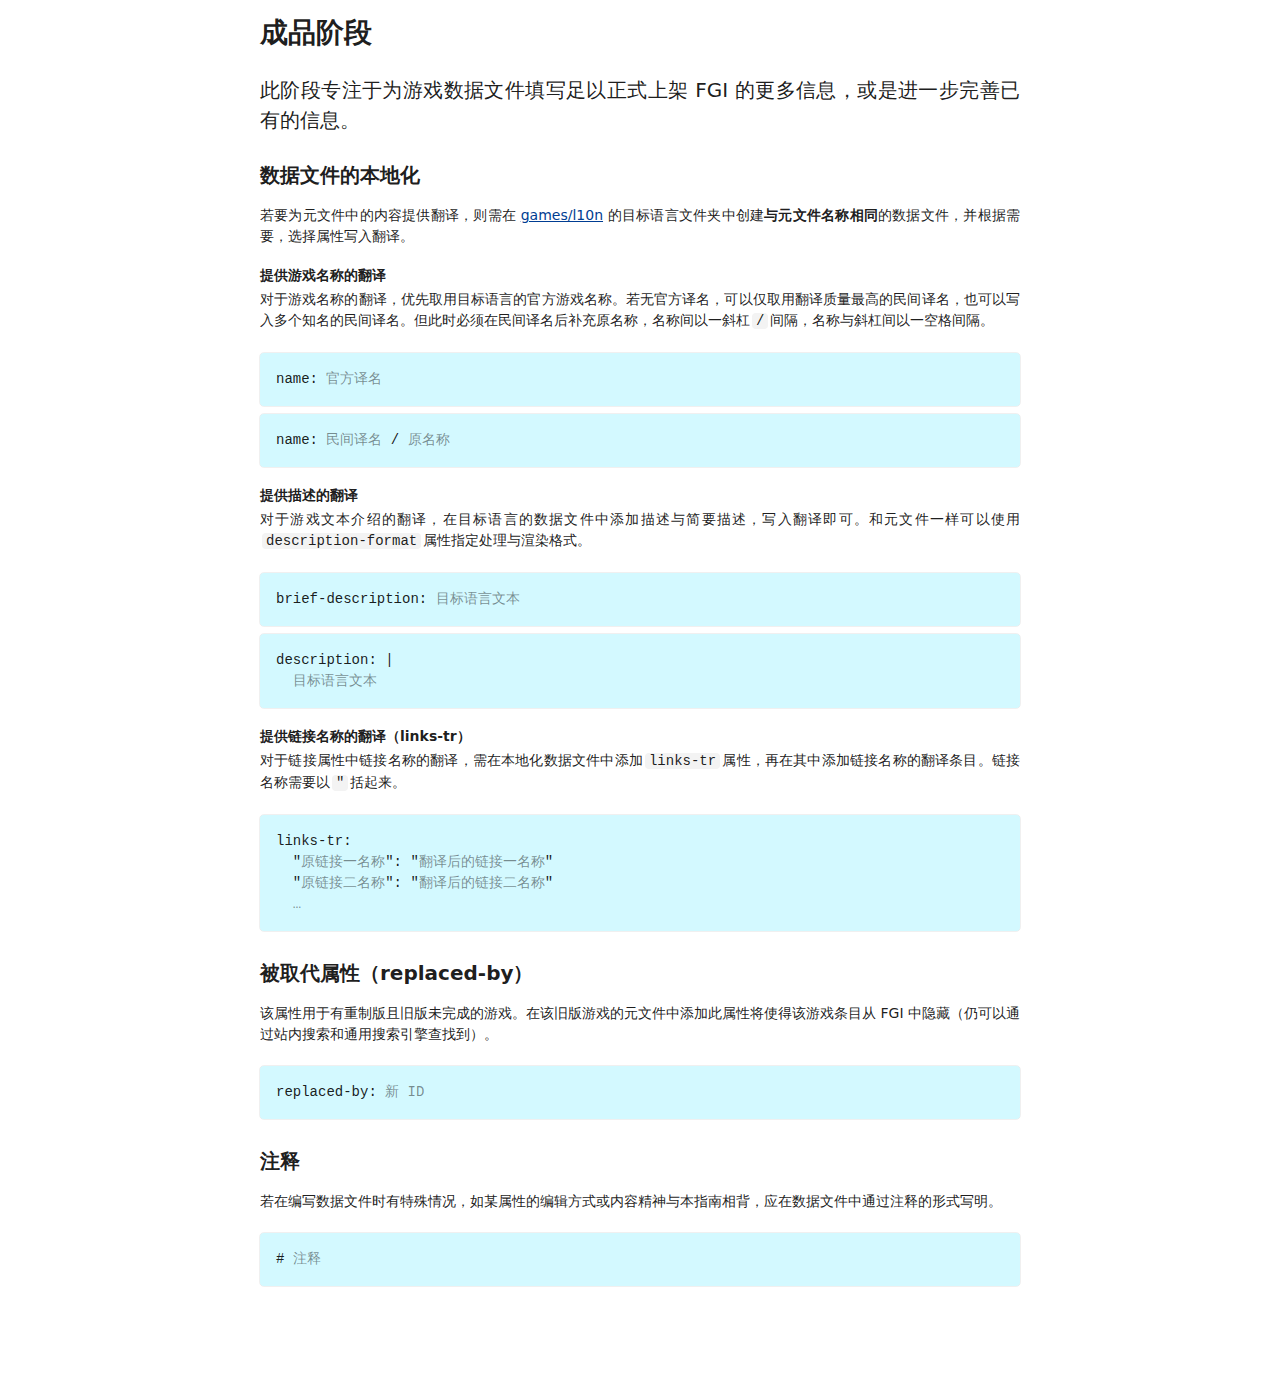
<file: games.html>
<!DOCTYPE html>
<html lang="zh-Hans">
    <head>
        <meta charset="UTF-8" />
        <meta name="viewport" content="width=device-width, initial-scale=1.0" />
        <meta name="color-scheme" content="light dark" />
        <meta name="description" content="学习如何编写兽人控游戏索引的游戏数据文件。" />
        <meta property="og:title" content="兽人控游戏索引 - 游戏数据文件贡献指南" />
        <meta property="og:type" content="website" />
        <meta property="og:url" content="https://967018.github.io/FurryGamesIndex-Contribution/games.html" />
        <meta property="og:image" content="./resources/logo_bounded.png" />
        <title>兽人控游戏索引 - 游戏数据文件贡献指南</title>
        <link rel="icon" href="./resources/favicon.ico" />
        <link rel="stylesheet" href="./styles/global.css" />
        <link rel="stylesheet" href="./styles/games.css" />
        <style>
            :lang(en) span[lang]:not([lang="en"]),
            :lang(zh-Hans) span[lang]:not([lang="zh-Hans"]),
            :lang(zh-Hant) span[lang]:not([lang="zh-Hant"]) {
                display: none;
            }
        </style>
        <script defer src="./scripts/global.js"></script>
    </head>
    <body type-ramp="body">
        <header>
            <nav>
                <ul>
                    <li>
                        <a href="https://furrygames.top/zh-cn/index.html">
                            <fds-icon name="fgi" size="24" theme="shaded"></fds-icon>
                            <span lang="en">Furry Games Index</span>
                            <span lang="zh-Hans">兽人控游戏索引</span>
                            <span lang="zh-Hant">獸人控遊戲索引</span>
                        </a>
                    </li>
                    <li>
                        <a href="https://furrygames.top/zh-cn/list.html">
                            <fds-icon name="games" size="20" theme="regular"></fds-icon>
                            <span lang="en">Games</span>
                            <span lang="zh-Hans">游戏列表</span>
                            <span lang="zh-Hant">遊戲列表</span>
                        </a>
                    </li>
                    <li class="activated">
                        <a href="#">
                            <fds-icon name="person-add" size="20" theme="shaded"></fds-icon>
                            <span lang="en">Contribution</span>
                            <span lang="zh-Hans">项目贡献</span>
                            <span lang="zh-Hant">專案貢獻</span>
                        </a>
                    </li>
                    <li>
                        <a href="https://furrygames.top/zh-cn/search.html">
                            <fds-icon name="search" size="20" theme="regular"></fds-icon>
                            <span lang="en">Search</span>
                            <span lang="zh-Hans">搜索</span>
                            <span lang="zh-Hant">搜尋</span>
                        </a>
                    </li>
                    <li id="language">
                        <button>
                            <fds-icon name="language" size="20" theme="regular"></fds-icon>
                            <span lang="en">Languages</span>
                            <span lang="zh-Hans">语言</span>
                            <span lang="zh-Hant">語言</span>
                        </button>
                        <menu class="flyout list" type-ramp="body">
                            <li><button lang="en">English</button></li>
                            <li class="activated"><button lang="zh-Hans">简体中文</button></li>
                            <li><button lang="zh-Hant">正體中文</button></li>
                        </menu>
                    </li>
                </ul>
            </nav>
            <div class="headings">
                <h1>
                    <span lang="en">Guides</span>
                    <span lang="zh-Hans">贡献指南</span>
                    <span lang="zh-Hant">貢獻指南</span>
                    <span>-&nbsp;</span>
                </h1>
                <h1 type-ramp="title-large">
                    <span lang="en">Game description files</span>
                    <span lang="zh-Hans">游戏数据文件</span>
                    <span lang="zh-Hant">遊戲資料檔案</span>
                </h1>
                <a class="button" href="./index.html" variant="standard" density="dense">
                    <fds-icon name="chevron-left" size="16" theme="regular"></fds-icon>
                    <span lang="en">Back</span>
                    <span lang="zh-Hans">返回</span>
                    <span lang="zh-Hant">返回</span>
                </a>
            </div>
            <p type-ramp="subtitle">根据资料的资格能力和丰富程度，我们划分出四个阶段来编写游戏数据文件而后部署到 FGI 中。通过下面的指南，你可以根据掌握资料的情况前进到适合的阶段，只看需要看的，只写需要写的。若在参照个别游戏数据文件时发现与本指南不符的历史遗留问题，请以本指南文本为准。</p>
            <article>
                <h2 type-ramp="subtitle">一、提议阶段</h2>
                <ul type-ramp="body-large">
                    <li><a class="hyperlink" href="#permit">游戏准入门槛</a></li>
                </ul>
            </article>
            <article>
                <h2 type-ramp="subtitle">二、草稿阶段</h2>
                <ul type-ramp="body-large">
                    <li><a class="hyperlink" href="#database-introduction">初步认识 FGI 数据库</a></li>
                    <li><a class="hyperlink" href="#writting-format">数据文件的编写要求</a></li>
                    <li><a class="hyperlink" href="#game-id">游戏 ID</a></li>
                    <li><a class="hyperlink" href="#name">名称属性</a></li>
                    <li><a class="hyperlink" href="#expunge">软删除属性</a></li>
                    <li><a class="hyperlink" href="#description">描述属性</a></li>
                </ul>
            </article>
            <article>
                <h2 type-ramp="subtitle">三、预览阶段</h2>
                <ul type-ramp="body-large">
                    <li><a class="hyperlink" href="#assets-usage">进一步认识 FGI 数据库</a></li>
                    <li><a class="hyperlink" href="#authors">作者属性</a></li>
                    <li><a class="hyperlink" href="#tags">标签属性</a></li>
                    <li><a class="hyperlink" href="#links">链接属性</a></li>
                    <li><a class="hyperlink" href="#media">媒体属性</a></li>
                </ul>
            </article>
            <article>
                <h2 type-ramp="subtitle">四、成品阶段</h2>
                <ul type-ramp="body-large">
                    <li><a class="hyperlink" href="#translation">数据文件的本地化</a></li>
                    <li><a class="hyperlink" href="#replaced-by">被取代属性</a></li>
                    <li><a class="hyperlink" href="#comment">注释</a></li>
                </ul>
            </article>
        </header>
        <hr class="divider" />
        <main>
            <section id="propose">
                <h2 type-ramp="title">提议阶段</h2>
                <p type-ramp="subtitle">此阶段专注于判断你想添加的游戏适不适合编入 FGI。完成本阶段可向 FGI 申请添加新游戏。</p>
                <article id="permit">
                    <h3 type-ramp="subtitle">游戏准入门槛</h3>
                    <div class="text">
                        <p>我们判断一个游戏是否准入 FGI 主要看它：</p>
                        <ul>
                            <li>是否为独立的电子游戏</li>
                            <li>是否有兽人作为推动游戏进程的主要力量</li>
                        </ul>
                        <p>若你想添加的游戏符合这两条标准，那么接下来你可以在本项目的 Github 仓库发表请求添加游戏的议题，由 FGI 成员或其他贡献者编写游戏数据文件；也可以前进到下一阶段自己动手编写文件！</p>
                        <ul class="expander">
                            <li class="item">
                                <a href="https://github.com/FurryGamesIndex/games/issues/new/choose">
                                    <fds-icon name="github" size="20"></fds-icon>
                                    在 Github 申请添加游戏
                                    <fds-icon name="open" size="20" theme="regular"></fds-icon>
                                </a>
                            </li>
                        </ul>
                    </div>
                    <div class="interpretation">
                        <figure class="info-bar" severity="informational">
                            <fds-icon name="question" size="20" theme="filled"></fds-icon>
                            <figcaption class="title" type-ramp="body-strong">我能提交主要关于其他性向的兽人游戏吗？</figcaption>
                            <p>当然可以！由于当前本项目的贡献者们大部分是同性恋，所以本站面向同性恋受众的游戏较多。不过我们也添加了一些异性恋受众的游戏。如果你希望喜欢的其他性向游戏编入到 FGI，不要犹豫，现在就向我们提交申请或直接提交游戏数据文件吧。</p>
                        </figure>
                        <figure class="info-bar" severity="informational">
                            <fds-icon name="question" size="20" theme="filled"></fds-icon>
                            <figcaption class="title" type-ramp="body-strong">那人物兽化程度最高仅到兽耳（Kemonomimi）的游戏呢？</figcaption>
                            <p>不行！另外，如果符合准入标准的游戏中还同时包含了兽耳化的人物，我们会将他们与普通人类归到一类。</p>
                        </figure>
                        <figure class="info-bar" severity="informational">
                            <fds-icon name="question" size="20" theme="filled"></fds-icon>
                            <figcaption class="title" type-ramp="body-strong">那只包含纯兽的游戏呢？</figcaption>
                            <p>可以。因为我们是以人类的思维去操控它们，我们认为这也算兽人游戏。</p>
                        </figure>
                    </div>
                </article>
            </section>
            <hr class="divider" />
            <section id="draft">
                <h2 type-ramp="title">草稿阶段</h2>
                <p type-ramp="subtitle">此阶段专注于创建游戏数据文件和多人合作的基础。完成本阶段可向 FGI 提交游戏数据文件或拉取请求。</p>
                <article id="database-introduction">
                    <h3 type-ramp="subtitle">初步认识 FGI 数据库</h3>
                    <div class="text">
                        <p>FGI 网站上每个游戏条目都是利用 FGI 数据库中对应的数据文件处理而成的。这些文件存放于<a class="hyperlink" href="https://github.com/FurryGamesIndex/games/tree/master/games">项目 games 仓库的 games 子目录（games/games）</a>中。</p>
                        <p>要编辑现有的游戏页面，只需要找到对应的数据文件进行编辑；要创建新的游戏页面，则需要创建一个新的游戏数据文件。</p>
                    </div>
                    <div class="interpretation">
                        <figure>
                            <picture>
                                <source srcset="./resources/illustrations/meta_file_wide_dark.png" media="(prefers-color-scheme: dark)" />
                                <img src="./resources/illustrations/meta_file_wide_light.png" />
                            </picture>
                            <figcaption><i>Adastra</i> 对应的游戏数据元文件为「Adastra.yaml」。</figcaption>
                        </figure>
                    </div>
                    <div class="text">
                        <p>直接存放在 games/games 中的游戏数据文件我们将其称为「元文件」，除有特别说明外，下文各个属性都必须写在元文件中。</p>
                        <p>元文件里的各个属性（如名称、介绍、链接）的内容均默认以英文编写，针对其他语言进行内容本地化的游戏数据文件则存放在 games/games/l10n 中。FGI 将抽取游戏的元文件及其本地化文件来生成网站页面。</p>
                        <p>即使你提交的游戏未有英语翻译，也需要首先在 games/games 下创建元文件，而后才在其他语言的目录（games/games/l10n）下创建本地化的数据文件。但这不代表数据文件中的各信息都必须翻译为英文，若缺少合适的翻译，元文件中可以写入原语言文本。</p>
                    </div>
                    <div class="interpretation">
                        <figure>
                            <picture>
                                <img src="./resources/illustrations/localization_process_wide.png" />
                            </picture>
                            <figcaption>虽然《煦风新笺》的原始语言为中文，但也必须先创建元文件，之后再创建针对中文的本地化数据文件。</figcaption>
                        </figure>
                    </div>
                </article>
                <article id="writting-format">
                    <h3 type-ramp="subtitle">数据文件的编写要求</h3>
                    <div class="text">
                        <p>在编辑游戏数据文件时，需特别注意内容编写是否符合 YAML 格式规范，否则 FGI 将无法正常处理此文件。如果你还不熟悉 YAML，我们建议你可以参考或套用现有的数据文件进行编写，编写 FGI 数据文件需要掌握的语法规则其实非常少。</p>
                        <p>为了增强数据文件的易读性，每个一级属性后须插入一个空行。另外，在编写数据文件时要特别注意用于缩进的空格的个数和位置是否正确。</p>
                        <p>下面我们开始创建一个数据文件吧！</p>
                    </div>
                    <div class="interpretation">
                        <figure class="info-bar" severity="warning">
                            <fds-icon name="important" size="20" theme="filled"></fds-icon>
                            <figcaption class="title" type-ramp="body-strong">在游戏数据文件中必须使用 UNIX (LF) 换行符</figcaption>
                            <p>FGI 项目仓库已使用 .gitattributes 要求 git 使用 LF 换行符，标准的 git 软件通常可以正常运作。</p>
                        </figure>
                    </div>
                </article>
                <article id="game-id">
                    <h3 type-ramp="subtitle">游戏 ID</h3>
                    <div class="text">
                        <p>游戏 ID 是用于引用游戏的字符串，游戏数据文件和对应的资源文件夹都以此命名。ID 优先取用游戏的官方正式英语名称（保留原始大小写）。</p>
                        <p>若游戏无英语名称：</p>
                        <ul>
                            <li>原名称为日语的，取其罗马音表示</li>
                            <li>原名称为汉语的，取其拼音表示</li>
                        </ul>
                        <p>定义 ID 时要注意：</p>
                        <ul>
                            <li>每个游戏的 ID 唯一且不同游戏间的 ID 不可重复</li>
                            <li>只能包含 ASCII 字符集中的英文（大小写均可）、数字和下划线</li>
                            <li>若游戏名称包含空格，则以<code>_</code>代替</li>
                            <li>禁止以单独一个<code>_</code>开头</li>
                        </ul>
                    </div>
                    <div class="interpretation">
                        <figure class="info-bar" severity="informational">
                            <fds-icon name="question" size="20" theme="filled"></fds-icon>
                            <figcaption class="title" type-ramp="body-strong">要是游戏名称里有特殊符号怎么办？</figcaption>
                            <p>在 ID 中去掉这些符号。例如游戏「Them's Fightin' Herds」的数据文件 ID 为「Thems_Fightin_Herds」。</p>
                        </figure>
                        <figure class="info-bar" severity="informational">
                            <fds-icon name="question" size="20" theme="filled"></fds-icon>
                            <figcaption class="title" type-ramp="body-strong">如果以罗马音或拼音定义 ID，那它们的大小写有要求吗？</figcaption>
                            <p>有，对于罗马音 ID，每个词组的罗马字首字母大写；对于拼音 ID，每个字的拼音首字母大写。</p>
                            <p>例如：『オスケモアイランドの秘密』的数据文件 ID 为「Osukemoairando_No_Himitsu」；《〈苦〉〈黏〉〈寒〉〈毒〉四部曲》的数据文件 ID 为「Ku_Nian_Han_Du」。</p>
                        </figure>
                        <figure class="info-bar" severity="informational">
                            <fds-icon name="question" size="20" theme="filled"></fds-icon>
                            <figcaption class="title" type-ramp="body-strong">我想添加的游戏跟 FGI 里的游戏重名了或者容易混淆，怎么办？</figcaption>
                            <p>在原游戏 ID 后面添加两个<code>_</code>，再添加开发者（组、商）名称后缀。</p>
                            <p>例如：由 Might and Delight 制作的 <i>Shelter 2</i> 不是由 rausmutt 制作的 <i>Shelter</i> 的续作，因此前者的游戏 ID 为「Shelter_2__Might_and_Delight」 。</p>
                        </figure>
                    </div>
                </article>
                <article id="name">
                    <h3 type-ramp="subtitle">名称属性（name）</h3>
                    <div class="text">
                        <p>游戏名称优先取用该游戏的官方英语正式名称（保留原始大小写，下文简称「英语名称」），其次取用该游戏最广泛传播的英文译名，再次取用原名称。</p>
                        <p>选取名称时要注意：</p>
                        <ul>
                            <li>不可以使用任何来源的昵称</li>
                            <li>若原游戏名称带有<code>:</code>等特殊字符，需要将游戏名称使用<code>'</code>括起来</li>
                            <li>若原游戏名称带有<code>'</code>，需要改用<code>"</code>将游戏名称括起来</li>
                        </ul>
                    </div>
                    <div class="interpretation">
                        <pre>
                            <code>name: </code><span>游戏名称</span>
                        </pre>
                        <figure class="info-bar" severity="informational">
                            <fds-icon name="question" size="20" theme="filled"></fds-icon>
                            <figcaption class="title" type-ramp="body-strong">要是原游戏名称分英式和美式之类的地区差异怎么办？</figcaption>
                            <p>按以下顺序优先取用：第一，最多数主创人员最长期居住地（以英语为官方语言的地区）的英语形式；第二，最多数主创人员出生地（以英语为官方语言的地区）的英语形式；第三，开发商所在地的英语形式。</p>
                        </figure>
                        <figure class="info-bar" severity="informational">
                            <fds-icon name="question" size="20" theme="filled"></fds-icon>
                            <figcaption class="title" type-ramp="body-strong">要是原游戏名称只有日文形式，直接放上去不方便非日语用户输入这个名称怎么办？</figcaption>
                            <p>可以参照游戏 ID 和本地化名称属性的规则，为原游戏名称附上罗马字。</p>
                        </figure>
                    </div>
                </article>
                <article id="expunge">
                    <h3 type-ramp="subtitle">软删除属性（expunge）</h3>
                    <div class="text">
                        <p>若游戏官方未释出公开且至今能够有效获取的测试版本，则需在元文件中添加此属性。</p>
                        <p>使用该属性将使该游戏从游戏列表、站内搜索结果和通用 Web 搜索引擎中被删除，但游戏页面仍然实际存在，且不会在作者页面与该作者的“更多游戏小部件”中隐藏。游戏页面上将显示提示条。</p>
                    </div>
                    <div class="interpretation">
                        <pre>
                            <code>expunge: true</code>
                        </pre>
                        <figure class="info-bar" severity="critical">
                            <fds-icon name="important" size="20" theme="filled"></fds-icon>
                            <figcaption class="title" type-ramp="body-strong">非必要不添加</figcaption>
                            <p>该属性为可选的状态切换属性，若不欲软删除游戏，也不应写入<code>expunge: false</code>。</p>
                        </figure>
                    </div>
                </article>
                <article id="description">
                    <h3 type-ramp="subtitle">描述属性（brief-description | description | description-format）</h3>
                    <div class="text">
                        <p>简要描述属性承载着游戏简要的文字介绍，用于 FGI 游戏列表的标准视图。该属性为可选属性，若未添加该属性，网页处理程序将自动从描述属性中提取简要描述。</p>
                        <p>一般简要描述应短于游戏的完整描述，但完整描述本身较短的除外。简要描述的字数原则上最大不得超过 400 个单字节字符，推荐大于 200 个单字节字符。</p>
                    </div>
                    <div class="interpretation">
                        <pre>
                            <code>brief-description: </code><span>简介</span>
                        </pre>
                        <figure class="info-bar" severity="informational">
                            <fds-icon name="question" size="20" theme="filled"></fds-icon>
                            <figcaption class="title" type-ramp="body-strong">我要怎么分辨单字节字符和双字节字符？</figcaption>
                            <p>西文字母、数字、空格或其他西文符号等通常为单字节字符；中日韩文字及标点符号通常为双字节字符。</p>
                        </figure>
                    </div>
                    <div class="text">
                        <p>描述属性主要承载着游戏的完整文字介绍。介绍的内容应在<code>description: |</code>后换行写入，且每段描述前必须空两格。</p>
                        <p>在内容上，描述与简要描述属性都应：</p>
                        <ul>
                            <li>优先取用官方原文</li>
                            <li>不涉及关键情节或选择分支后剧情的剧透</li>
                            <li>不包含敏感信息或违反目标语言当地法律法律的字词、文段</li>
                        </ul>
                        <p>描述属性的内容支持 Markdown 格式，在描述属性之后添加描述格式属性即可启用该功能。但我们不建议在非必要情况下在描述属性中插入图片。</p>
                    </div>
                    <div class="interpretation">
                        <pre>
                            <code>description: |</code>
                            <br>
                            <span>&nbsp;&nbsp;第一段介绍</span>
                            <br>
                            <span>&nbsp;&nbsp;第二段介绍</span>
                            <br>
                            <span>&nbsp;&nbsp;……</span>
                        </pre>
                        <pre>
                            <code>description-format: markdown</code>
                        </pre>
                    </div>
                </article>
            </section>
            <hr class="divider" />
            <section id="candidate">
                <h2 type-ramp="title">预览阶段</h2>
                <p type-ramp="subtitle">此阶段专注于为游戏数据文件填写足以预备上架 FGI 的基础信息。此阶段的元文件虽必须具备如下各属性，但属性中的内容可以是不完整的，从而该游戏将只在 FGI 游戏列表和相关作者页面中展出，不能被通用搜索引擎收录，直到补充完整信息进入下一阶段。</p>
                <article id="assets-usage">
                    <h3 type-ramp="subtitle">进一步认识 FGI 数据库</h3>
                    <div class="text">
                        <p>在 FGI 中，对于图片及视频的资源引用有两种方式：</p>
                        <ul>
                            <li>通过 URI 进行外部引用</li>
                            <li>通过文件名进行内部引用</li>
                        </ul>
                        <p>缩略图与作者头像应始终存放于 FGI 项目仓库通过通过文件名进行内部引用。其他资源如游戏截图、视频应始终通过通过 URI 进行外部引用。</p>
                    </div>
                    <div class="interpretation">
                        <figure class="info-bar" severity="critical">
                            <fds-icon name="important" size="20" theme="filled"></fds-icon>
                            <figcaption class="title" type-ramp="body-strong">URI 链接中不得含有查询字符串，且必须包含可识别的媒体格式后辍</figcaption>
                            <p>对于前者如 example.com/image.cgi?filename=picture.png 就不行，对于后者如 example.com/image.psd 也不行。</p>
                        </figure>
                    </div>
                </article>
                <article id="authors">
                    <h3 type-ramp="subtitle">作者属性（authors）</h3>
                    <div class="text">
                        <p>作者属性以<code>authors:</code>开头，后依次添加作者条目。</p>
                        <p>若欲添加的作者已收录 FGI 作者数据库，作者属性的<code>name</code>分属性必须取用对应作者数据文件名称属性的值。其他情况则直接填写作者知名度最广的官方名称。</p>
                        <p>每位作者必须至少指定一个分工角色，单个作者的多个分工角色间以<code>,</code>加一空格间隔。</p>
                    </div>
                    <div class="interpretation">
                        <pre>
                            <code>authors:</code><br><code>&nbsp;&nbsp;- name: <span>作者一名称</span></code>
                            <br>
                            <code>&nbsp;&nbsp;&nbsp;&nbsp;role: [ <span>分工角色</span> ]</code>
                            <br>
                            <code>&nbsp;&nbsp;- name: <span>作者二名称</span></code>
                            <br>
                            <code>&nbsp;&nbsp;&nbsp;&nbsp;role: [ <span>分工角色一</span><code>, </code><span>分工角色二</span> ]</code>
                            <br>
                            <span>&nbsp;&nbsp;…</span>
                        </pre>
                        <table>
                            <thead type-ramp="body-strong">
                                <tr>
                                    <th scope="col">分工角色</th>
                                    <th scope="col">含义</th>
                                </tr>
                            </thead>
                            <tbody>
                                <tr>
                                    <th>producer</th>
                                    <td>总制作（一般适用于独立作者和制作团队，或分工不易细分的游戏的作者）</td>
                                </tr>
                                <tr>
                                    <th>animator</th>
                                    <td>动画制作</td>
                                </tr>
                                <tr>
                                    <th>artist</th>
                                    <td>绘图</td>
                                </tr>
                                <tr>
                                    <th>character-designer</th>
                                    <td>角色设计</td>
                                </tr>
                                <tr>
                                    <th>musician</th>
                                    <td>音乐创作；配乐指导</td>
                                </tr>
                                <tr>
                                    <th>programmer</th>
                                    <td>编程</td>
                                </tr>
                                <tr>
                                    <th>publisher</th>
                                    <td>发行</td>
                                </tr>
                                <tr>
                                    <th>scenographer</th>
                                    <td>场景设计</td>
                                </tr>
                                <tr>
                                    <th>screenwriter</th>
                                    <td>剧本编写</td>
                                </tr>
                                <tr>
                                    <th>translator</th>
                                    <td>翻译</td>
                                </tr>
                                <tr>
                                    <th>voice-actor</th>
                                    <td>配音</td>
                                </tr>
                                <tr>
                                    <th>others</th>
                                    <td>其他</td>
                                </tr>
                            </tbody>
                        </table>
                    </div>
                    <div class="text">
                        <p>若该作者非该游戏的核心作者，且与 FGI 数据库中的关联游戏少于 3 个，则需在该作者的条目中添加<code>standalone: true</code>。</p>
                        <p>此时可以使用<code>avatar</code>分属性为该作者指定头像图片，作者头像图片应存放至位于项目仓库 <a class="hyperlink" href="https://github.com/FurryGamesIndex/games/tree/master/assets/_avatar">games/assets/_avatar/</a> 中的对应作者文件夹内；使用<code>link-uri</code>分属性为该作者链接一个社交平台页面，对应 FGI 游戏页面中该作者名称将变为超链接。上述两个分属性均为可选属性。</p>
                    </div>
                    <div class="interpretation">
                        <pre>
                            <code>&nbsp;&nbsp;- name: <span>作者名称</span></code>
                            <br>
                            <code>&nbsp;&nbsp;&nbsp;&nbsp;standalone: true</code>
                            <br>
                            <code>&nbsp;&nbsp;&nbsp;&nbsp;avatar: <span>头像引用路径</span></code>
                            <br>
                            <code>&nbsp;&nbsp;&nbsp;&nbsp;link-uri: <span>作者社交平台链接</span></code>
                            <br>
                            <code>&nbsp;&nbsp;&nbsp;&nbsp;role: [ <span>分工角色</span> ]</code>
                        </pre>
                    </div>
                </article>
                <article id="tags">
                    <h3 type-ramp="subtitle">标签属性（tags）</h3>
                    <div class="text">
                        <p>标签是对游戏内容及信息的另一种概括，为游戏添加完善的标签有助于 FGI 更好的分类游戏，优化筛选和搜索功能。</p>
                        <p>标签属性以<code>tags:</code>开头，后依次添加命名空间，再在命名空间内依次添加具体标签。</p>
                    </div>
                    <div class="interpretation">
                        <pre>
                            <code>tags:</code>
                            <br>
                            <code>&nbsp;&nbsp;<span>命名空间一</span>:</code>
                            <br>
                            <code>&nbsp;&nbsp;&nbsp;&nbsp;- <span>标签</span></code>
                            <br>
                            <code>&nbsp;&nbsp;&nbsp;&nbsp;- <span>标签</span></code>
                            <br>
                            <code>&nbsp;&nbsp;&nbsp;&nbsp;- <span>…</span></code>
                            <br>
                            <code>&nbsp;&nbsp;<span>命名空间二</span>:</code>
                            <br>
                            <code>&nbsp;&nbsp;&nbsp;&nbsp;- <span>标签</span></code>
                            <br>
                            <code>&nbsp;&nbsp;&nbsp;&nbsp;- <span>…</span></code>
                            <br>
                            <code>&nbsp;&nbsp;<span>…</span></code>
                        </pre>
                    </div>
                    <div class="text">
                        <h4 type-ramp="body-strong">type 命名空间</h4>
                        <p>用于指明游戏的类型。其中，若添加了<code>yiff</code>与<code>gore</code>标签，该游戏页面将显示敏感内容警告信息。</p>
                    </div>
                    <div class="interpretation">
                        <details>
                            <summary>点击查看 type 命名空间下的标签</summary>
                            <table>
                                <thead type-ramp="body-strong">
                                    <tr>
                                        <th scope="col">标签</th>
                                        <th scope="col">含义</th>
                                    </tr>
                                </thead>
                                <tbody>
                                    <tr>
                                        <th>action</th>
                                        <td>动作游戏</td>
                                    </tr>
                                    <tr>
                                        <th>adventure</th>
                                        <td>冒险游戏</td>
                                    </tr>
                                    <tr>
                                        <th>board</th>
                                        <td>棋牌游戏</td>
                                    </tr>
                                    <tr>
                                        <th>business-sim</th>
                                        <td>模拟经营游戏</td>
                                    </tr>
                                    <tr>
                                        <th>casual</th>
                                        <td>休闲游戏</td>
                                    </tr>
                                    <tr>
                                        <th>dating-sim</th>
                                        <td>模拟约会游戏</td>
                                    </tr>
                                    <tr>
                                        <th>fighting</th>
                                        <td>格斗游戏</td>
                                    </tr>
                                    <tr>
                                        <th>music</th>
                                        <td>音乐游戏</td>
                                    </tr>
                                    <tr>
                                        <th>puzzle</th>
                                        <td>解谜游戏</td>
                                    </tr>
                                    <tr>
                                        <th>roguelike</th>
                                        <td>Roguelike 游戏</td>
                                    </tr>
                                    <tr>
                                        <th>role-playing</th>
                                        <td>角色扮演游戏</td>
                                    </tr>
                                    <tr>
                                        <th>shooter</th>
                                        <td>射击游戏</td>
                                    </tr>
                                    <tr>
                                        <th>sports</th>
                                        <td>体育游戏</td>
                                    </tr>
                                    <tr>
                                        <th>strategy</th>
                                        <td>冒险游戏</td>
                                    </tr>
                                    <tr>
                                        <th>visual-novel</th>
                                        <td>视觉小说</td>
                                    </tr>
                                    <tr>
                                        <th>non-indie</th>
                                        <td>非独立游戏</td>
                                    </tr>
                                    <tr>
                                        <th>bara</th>
                                        <td>包含较多男同性恋向内容的游戏</td>
                                    </tr>
                                    <tr>
                                        <th>yuri</th>
                                        <td>包含较多女同性恋向内容的游戏</td>
                                    </tr>
                                    <tr style="background-color: var(--system-caution-background)">
                                        <th>yiff</th>
                                        <td>包含成人（R-18）内容的游戏</td>
                                    </tr>
                                    <tr style="background-color: var(--system-caution-background)">
                                        <th>gore</th>
                                        <td>包含怪诞内容的游戏</td>
                                    </tr>
                                </tbody>
                            </table>
                        </details>
                    </div>
                    <div class="text">
                        <h4 type-ramp="body-strong">male 与 female 命名空间</h4>
                        <p>male 与 female 命名空间共用同一套标签，用于指明游戏中兽人或人类的类型和特点。若选取的标签属于游戏中<strong>主要角色</strong>的特征，则将此标签放入对应角色的<code>male</code>（男性）或<code>female</code>（女性）分属性中。</p>
                    </div>
                    <div id="species" class="interpretation">
                        <pre>
                            <code>&nbsp;&nbsp;male:</code>
                            <br>
                            <code>&nbsp;&nbsp;&nbsp;&nbsp;- <span>标签</span></code>
                            <br>
                            <code>&nbsp;&nbsp;&nbsp;&nbsp;- <span>标签</span></code>
                            <br>
                            <code>&nbsp;&nbsp;&nbsp;&nbsp;- <span>…</span></code>
                            <br>
                            <code>&nbsp;&nbsp;female:</code>
                            <br>
                            <code>&nbsp;&nbsp;&nbsp;&nbsp;- <span>标签</span></code>
                            <br>
                            <code>&nbsp;&nbsp;&nbsp;&nbsp;- <span>…</span></code>
                        </pre>
                        <table>
                            <thead type-ramp="body-strong">
                                <tr>
                                    <th scope="col">标签</th>
                                    <th scope="col">含义</th>
                                </tr>
                            </thead>
                            <tbody>
                                <tr>
                                    <th>non-anthro</th>
                                    <td>纯动物</td>
                                </tr>
                                <tr>
                                    <th>mixed</th>
                                    <td>跨物种杂交兽人</td>
                                </tr>
                            </tbody>
                        </table>
                        <details>
                            <summary>点击查看哺乳纲的物种标签</summary>
                            <table>
                                <thead type-ramp="body-strong">
                                    <tr>
                                        <th scope="col"></th>
                                        <th scope="col">属</th>
                                        <th scope="col">种</th>
                                        <th scope="col">亚种</th>
                                        <th scope="col">标签</th>
                                    </tr>
                                </thead>
                                <tbody>
                                    <tr>
                                        <th rowspan="4">犬科</th>
                                        <td rowspan="2">🐺犬属</td>
                                        <td rowspan="2">灰狼</td>
                                        <td>-</td>
                                        <td>wolf</td>
                                    </tr>
                                    <tr>
                                        <td>🐶家犬</td>
                                        <td>dog</td>
                                    </tr>
                                    <tr class="row-start">
                                        <td>貉属</td>
                                        <td>-</td>
                                        <td>-</td>
                                        <td>raccoon-dog</td>
                                    </tr>
                                    <tr>
                                        <td>🦊狐属</td>
                                        <td>-</td>
                                        <td>-</td>
                                        <td>fox</td>
                                    </tr>
                                </tbody>
                            </table>
                            <table>
                                <thead type-ramp="body-strong">
                                    <tr>
                                        <th scope="col"></th>
                                        <th scope="col">属</th>
                                        <th scope="col" style="--column-span: 2">种</th>
                                        <th scope="col">标签</th>
                                    </tr>
                                </thead>
                                <tbody>
                                    <tr>
                                        <th rowspan="7">猫科</th>
                                        <td>猎豹属</td>
                                        <td>-</td>
                                        <td>cheetah</td>
                                    </tr>
                                    <tr>
                                        <td>猫属</td>
                                        <td>🐱家猫</td>
                                        <td>cat</td>
                                    </tr>
                                    <tr>
                                        <td>猞猁属</td>
                                        <td>-</td>
                                        <td>lynx</td>
                                    </tr>
                                    <tr class="row-start">
                                        <td rowspan="4">豹属</td>
                                        <td>🦁狮</td>
                                        <td>lion</td>
                                    </tr>
                                    <tr>
                                        <td>🐆豹</td>
                                        <td>leopard</td>
                                    </tr>
                                    <tr>
                                        <td>🐯虎</td>
                                        <td>tiger</td>
                                    </tr>
                                    <tr>
                                        <td>雪豹</td>
                                        <td>snow-leopard</td>
                                    </tr>
                                </tbody>
                            </table>
                            <table>
                                <thead type-ramp="body-strong">
                                    <tr>
                                        <th scope="col"></th>
                                        <th scope="col">小目</th>
                                        <th scope="col">科</th>
                                        <th scope="col">种</th>
                                        <th scope="col">标签</th>
                                    </tr>
                                </thead>
                                <tbody>
                                    <tr>
                                        <th rowspan="3">灵长目</th>
                                        <td>🐵阔鼻小目</td>
                                        <td>-</td>
                                        <td>-</td>
                                        <td rowspan="2">monkey</td>
                                    </tr>
                                    <tr>
                                        <td rowspan="2">狹鼻小目</td>
                                        <td>猴科</td>
                                        <td>-</td>
                                    </tr>
                                    <tr class="row-start">
                                        <td>人科</td>
                                        <td>🧑智人</td>
                                        <td>humankind</td>
                                    </tr>
                                </tbody>
                            </table>
                            <table>
                                <thead type-ramp="body-strong">
                                    <tr>
                                        <th scope="col"></th>
                                        <th scope="col">科</th>
                                        <th scope="col" style="--column-span: 2">亚科</th>
                                        <th scope="col">标签</th>
                                    </tr>
                                </thead>
                                <tbody>
                                    <tr>
                                        <th rowspan="5">偶蹄目</th>
                                        <td rowspan="2">牛科</td>
                                        <td>🐮牛亚科</td>
                                        <td>cattle</td>
                                    </tr>
                                    <tr>
                                        <td>🐏羊亚科</td>
                                        <td>sheep</td>
                                    </tr>
                                    <tr class="row-start">
                                        <td>🐷猪科</td>
                                        <td>-</td>
                                        <td>pig</td>
                                    </tr>
                                    <tr>
                                        <td>🦌鹿科</td>
                                        <td>-</td>
                                        <td>deer</td>
                                    </tr>
                                    <tr>
                                        <td>🐬海豚科</td>
                                        <td>-</td>
                                        <td>dolphin</td>
                                    </tr>
                                </tbody>
                            </table>
                            <table>
                                <thead type-ramp="body-strong">
                                    <tr>
                                        <th scope="col"></th>
                                        <th scope="col">总科</th>
                                        <th scope="col">科</th>
                                        <th scope="col">亚科</th>
                                        <th scope="col">标签</th>
                                    </tr>
                                </thead>
                                <tbody>
                                    <tr>
                                        <th rowspan="9">食肉目</th>
                                        <td>🐻熊总科</td>
                                        <td>-</td>
                                        <td>-</td>
                                        <td>bear</td>
                                    </tr>
                                    <tr class="row-start">
                                        <td rowspan="7">🦨鼬总科</td>
                                        <td rowspan="5">鼬科</td>
                                        <td>水獭亚科</td>
                                        <td>otter</td>
                                    </tr>
                                    <tr class="row-start">
                                        <td>獾亚科</td>
                                        <td rowspan="3">badger</td>
                                    </tr>
                                    <tr>
                                        <td>蜜獾亚科</td>
                                    </tr>
                                    <tr>
                                        <td>美洲獾亚科</td>
                                    </tr>
                                    <tr class="row-start">
                                        <td>鼬亚科</td>
                                        <td>weasel</td>
                                    </tr>
                                    <tr class="row-start">
                                        <td>小熊猫科</td>
                                        <td>小熊猫亚科</td>
                                        <td>red-panda</td>
                                    </tr>
                                    <tr>
                                        <td>浣熊科</td>
                                        <td>🦝浣熊亚科</td>
                                        <td>raccoon</td>
                                    </tr>
                                    <tr class="row-start">
                                        <td>獴总科</td>
                                        <td>鬣狗科</td>
                                        <td>-</td>
                                        <td>hyena</td>
                                    </tr>
                                </tbody>
                            </table>
                            <table>
                                <thead type-ramp="body-strong">
                                    <tr>
                                        <th scope="col"></th>
                                        <th scope="col">目</th>
                                        <th scope="col">科</th>
                                        <th scope="col">亚科</th>
                                        <th scope="col">标签</th>
                                    </tr>
                                </thead>
                                <tbody>
                                    <tr>
                                        <th rowspan="5">哺乳纲</th>
                                        <td>双门齿目</td>
                                        <td>🦘袋鼠科</td>
                                        <td>-</td>
                                        <td>kangaroo</td>
                                    </tr>
                                    <tr>
                                        <td>真盲缺目</td>
                                        <td>猬科</td>
                                        <td>🦔猬亚科</td>
                                        <td>hedgehog</td>
                                    </tr>
                                    <tr>
                                        <td>兔形目</td>
                                        <td>🐇兔科</td>
                                        <td>-</td>
                                        <td>rabbit</td>
                                    </tr>
                                    <tr>
                                        <td rowspan="2">奇蹄目</td>
                                        <td>🦏犀科</td>
                                        <td>-</td>
                                        <td>rhino</td>
                                    </tr>
                                    <tr>
                                        <td>🐴马科</td>
                                        <td>-</td>
                                        <td>horse</td>
                                    </tr>
                                </tbody>
                            </table>
                        </details>
                        <details>
                            <summary>点击查看其他纲的物种标签</summary>
                            <table>
                                <thead type-ramp="body-strong">
                                    <tr>
                                        <th scope="col"></th>
                                        <th scope="col" style="--column-span: 3">总目</th>
                                        <th scope="col">标签</th>
                                    </tr>
                                </thead>
                                <tbody>
                                    <tr>
                                        <th>两栖纲</th>
                                        <td>🐸蛙总目</td>
                                        <td>frog</td>
                                    </tr>
                                </tbody>
                            </table>
                            <table>
                                <thead type-ramp="body-strong">
                                    <tr>
                                        <th scope="col"></th>
                                        <th scope="col" style="--column-span: 3">总目</th>
                                        <th scope="col">标签</th>
                                    </tr>
                                </thead>
                                <tbody>
                                    <tr>
                                        <th>鸟纲</th>
                                        <th>🦜-</th>
                                        <td>bird</td>
                                    </tr>
                                </tbody>
                            </table>
                            <table>
                                <thead type-ramp="body-strong">
                                    <tr>
                                        <th scope="col"></th>
                                        <th scope="col" style="--column-span: 3">总目</th>
                                        <th scope="col">标签</th>
                                    </tr>
                                </thead>
                                <tbody>
                                    <tr>
                                        <th>软骨鱼纲</th>
                                        <th>🦈鲨总目</th>
                                        <td>shark</td>
                                    </tr>
                                </tbody>
                            </table>
                            <table>
                                <thead type-ramp="body-strong">
                                    <tr>
                                        <th scope="col"></th>
                                        <th scope="col">目</th>
                                        <th scope="col">亚目</th>
                                        <th scope="col">科</th>
                                        <th scope="col">标签</th>
                                    </tr>
                                </thead>
                                <tbody>
                                    <tr>
                                        <th rowspan="5">爬行纲</th>
                                        <td>🐊鳄目</td>
                                        <td>-</td>
                                        <td>-</td>
                                        <td>crocodile</td>
                                    </tr>
                                    <tr class="row-start">
                                        <td rowspan="4">有鳞目</td>
                                        <td>🦎蜥蜴亚目</td>
                                        <td>-</td>
                                        <td>lizard</td>
                                    </tr>
                                    <tr>
                                        <td>🐍蛇亚目</td>
                                        <td>-</td>
                                        <td>snake</td>
                                    </tr>
                                    <tr class="row-start">
                                        <td rowspan="2">🐲龙亚目</td>
                                        <td>西方龙</td>
                                        <td>dragon</td>
                                    </tr>
                                    <tr>
                                        <td>东方龙</td>
                                        <td>lung</td>
                                    </tr>
                                </tbody>
                            </table>
                        </details>
                    </div>
                    <div class="text">
                        <h4 type-ramp="body-strong">misc 命名空间</h4>
                        <p>用于指明游戏工程或状态的相关信息。</p>
                    </div>
                    <div class="interpretation">
                        <details>
                            <summary>点击查看 misc 命名空间下的标签</summary>
                            <table>
                                <thead type-ramp="body-strong">
                                    <tr>
                                        <th scope="col">标签</th>
                                        <th scope="col">游戏特性</th>
                                    </tr>
                                </thead>
                                <tbody>
                                    <tr>
                                        <th>freeware</th>
                                        <td>主要内容免费（不含试玩版）</td>
                                    </tr>
                                    <tr>
                                        <th>3d</th>
                                        <td>具有 3D 画面</td>
                                    </tr>
                                    <tr>
                                        <th>pixel-art</th>
                                        <td>具有像素风格画面</td>
                                    </tr>
                                    <tr>
                                        <th>uncensored</th>
                                        <td>成人内容未经审查删减与修改，或可开启、还原被审查的内容</td>
                                    </tr>
                                    <tr>
                                        <th>full-audio</th>
                                        <td>提供配音等完整的音频体验</td>
                                    </tr>
                                    <tr>
                                        <th>multiplayer</th>
                                        <td>支持多人游玩</td>
                                    </tr>
                                    <tr>
                                        <th>online</th>
                                        <td>提供互联网在线服务或联机功能</td>
                                    </tr>
                                    <tr class="row-start">
                                        <th>homophobia</th>
                                        <td>包含反同性恋内容或情节</td>
                                    </tr>
                                    <tr>
                                        <th>outside-furry-fandom</th>
                                        <td>创作者不是或不一定是兽迷</td>
                                    </tr>
                                    <tr>
                                        <th>not-only-furry-topic</th>
                                        <td>兽人不是游戏的支配性题材</td>
                                    </tr>
                                    <tr class="row-start">
                                        <th>work-in-process</th>
                                        <td>处于开发阶段</td>
                                    </tr>
                                    <tr>
                                        <th>suspended</th>
                                        <td>开发已暂停</td>
                                    </tr>
                                    <tr>
                                        <th>died</th>
                                        <td>开发已中止或暂停超过 2 年没有更新预告</td>
                                    </tr>
                                    <tr>
                                        <th>expired</th>
                                        <td>官方获取（下载）方式已失效</td>
                                    </tr>
                                </tbody>
                            </table>
                        </details>
                    </div>
                    <div class="text">
                        <h4 type-ramp="body-strong">lang 命名空间</h4>
                        <p>用于指明游戏官方或非官方支持的语言。</p>
                    </div>
                    <div class="interpretation">
                        <details>
                            <summary>点击查看 lang 命名空间下的标签</summary>
                            <table>
                                <thead type-ramp="body-strong">
                                    <tr>
                                        <th scope="col">标签</th>
                                        <th scope="col">语言</th>
                                    </tr>
                                </thead>
                                <tbody>
                                    <tr>
                                        <th>ar</th>
                                        <td>阿拉伯语</td>
                                    </tr>
                                    <tr>
                                        <th>cs</th>
                                        <td>捷克语</td>
                                    </tr>
                                    <tr>
                                        <th>de</th>
                                        <td>德语</td>
                                    </tr>
                                    <tr>
                                        <th>en</th>
                                        <td>英语</td>
                                    </tr>
                                    <tr>
                                        <th>en-unofficial</th>
                                        <td>非官方英语</td>
                                    </tr>
                                    <tr>
                                        <th>es</th>
                                        <td>西班牙语</td>
                                    </tr>
                                    <tr>
                                        <th>fr</th>
                                        <td>法语</td>
                                    </tr>
                                    <tr>
                                        <th>hu</th>
                                        <td>匈牙利语</td>
                                    </tr>
                                    <tr>
                                        <th>it</th>
                                        <td>意大利语</td>
                                    </tr>
                                    <tr>
                                        <th>ja</th>
                                        <td>日语</td>
                                    </tr>
                                    <tr>
                                        <th>ja-unofficial</th>
                                        <td>非官方日语</td>
                                    </tr>
                                    <tr>
                                        <th>ko</th>
                                        <td>韩语</td>
                                    </tr>
                                    <tr>
                                        <th>pl</th>
                                        <td>波兰语</td>
                                    </tr>
                                    <tr>
                                        <th>pt</th>
                                        <td>葡萄牙语</td>
                                    </tr>
                                    <tr>
                                        <th>ru</th>
                                        <td>俄语</td>
                                    </tr>
                                    <tr>
                                        <th>tr</th>
                                        <td>土耳其语</td>
                                    </tr>
                                    <tr>
                                        <th>zh</th>
                                        <td>汉语</td>
                                    </tr>
                                    <tr>
                                        <th>zh-unofficial</th>
                                        <td>非官方汉语</td>
                                    </tr>
                                </tbody>
                            </table>
                        </details>
                    </div>
                    <div class="text">
                        <h4 type-ramp="body-strong">publish 命名空间</h4>
                        <p>用于指明游戏发行（上架）的平台。</p>
                    </div>
                    <div class="interpretation">
                        <details>
                            <summary>点击查看 publish 命名空间下的标签</summary>
                            <table>
                                <thead type-ramp="body-strong">
                                    <tr>
                                        <th scope="col">标签</th>
                                        <th scope="col">平台</th>
                                    </tr>
                                </thead>
                                <tbody>
                                    <tr>
                                        <th>website</th>
                                        <td>官方自建网站</td>
                                    </tr>
                                    <tr>
                                        <th>steam</th>
                                        <td>Steam</td>
                                    </tr>
                                    <tr>
                                        <th>itchio</th>
                                        <td>itch.io</td>
                                    </tr>
                                    <tr>
                                        <th>google-play</th>
                                        <td>Google Play</td>
                                    </tr>
                                    <tr>
                                        <th>apple-appstore</th>
                                        <td>App Store</td>
                                    </tr>
                                    <tr>
                                        <th>patreon</th>
                                        <td>Patreon</td>
                                    </tr>
                                    <tr>
                                        <th>epic</th>
                                        <td>Epic Games Store</td>
                                    </tr>
                                    <tr>
                                        <th>gog</th>
                                        <td>GOG.com</td>
                                    </tr>
                                    <tr>
                                        <th>microsoft-store</th>
                                        <td>Microsoft Store</td>
                                    </tr>
                                    <tr>
                                        <th>booth</th>
                                        <td>BOOTH</td>
                                    </tr>
                                    <tr>
                                        <th>digiket</th>
                                        <td>DiGiket</td>
                                    </tr>
                                    <tr>
                                        <th>e-shop</th>
                                        <td>Nintendo eShop</td>
                                    </tr>
                                </tbody>
                            </table>
                        </details>
                    </div>
                    <div class="text">
                        <h4 type-ramp="body-strong">platform 命名空间</h4>
                        <p>用于指明游戏支持的操作系统或平台。</p>
                    </div>
                    <div class="interpretation">
                        <details>
                            <summary>点击查看 platform 命名空间下的标签</summary>
                            <table>
                                <thead type-ramp="body-strong">
                                    <tr>
                                        <th scope="col">标签</th>
                                        <th scope="col">操作系统或平台</th>
                                    </tr>
                                </thead>
                                <tbody>
                                    <tr>
                                        <th>web</th>
                                        <td>采用 Web 技术构建的平台（网页游戏）</td>
                                    </tr>
                                    <tr>
                                        <th>shockwave-flash</th>
                                        <td>Shockwave Flash</td>
                                    </tr>
                                    <tr>
                                        <th>windows</th>
                                        <td>Microsoft Windows</td>
                                    </tr>
                                    <tr>
                                        <th>android</th>
                                        <td>Android</td>
                                    </tr>
                                    <tr>
                                        <th>ios</th>
                                        <td>iOS</td>
                                    </tr>
                                    <tr>
                                        <th>macos</th>
                                        <td>Mac OS X、OS X、macOS</td>
                                    </tr>
                                    <tr>
                                        <th>linux</th>
                                        <td>GNU/Linux</td>
                                    </tr>
                                    <tr>
                                        <th>xbox</th>
                                        <td>Microsoft Xbox</td>
                                    </tr>
                                    <tr>
                                        <th>playstation</th>
                                        <td>Sony PlayStation</td>
                                    </tr>
                                    <tr>
                                        <th>psp</th>
                                        <td>Sony PlayStation Portable</td>
                                    </tr>
                                    <tr>
                                        <th>psv</th>
                                        <td>Sony PlayStation Vita</td>
                                    </tr>
                                    <tr>
                                        <th>nintendo-switch</th>
                                        <td>Nintendo Switch</td>
                                    </tr>
                                    <tr>
                                        <th>wii-u</th>
                                        <td>Nintendo Wii U</td>
                                    </tr>
                                    <tr>
                                        <th>3ds</th>
                                        <td>Nintendo 3DS</td>
                                    </tr>
                                    <tr>
                                        <th>2ds</th>
                                        <td>Nintendo 2DS</td>
                                    </tr>
                                    <tr>
                                        <th>nds</th>
                                        <td>Nintendo DS</td>
                                    </tr>
                                </tbody>
                            </table>
                        </details>
                    </div>
                    <div class="text">
                        <h4 type-ramp="body-strong">sys 命名空间</h4>
                        <p>用于表示该游戏在 FGI 的内部状态。</p>
                    </div>
                    <div class="interpretation">
                        <table>
                            <thead type-ramp="body-strong">
                                <tr>
                                    <th scope="col">标签</th>
                                    <th scope="col">含义</th>
                                </tr>
                            </thead>
                            <tbody>
                                <tr>
                                    <th>staging</th>
                                    <td>该游戏处于预览阶段</td>
                                </tr>
                            </tbody>
                        </table>
                    </div>
                </article>
                <article id="links">
                    <h3 type-ramp="subtitle">链接属性（links）</h3>
                    <div class="text">
                        <p>链接属性中必须有该游戏资源的获取链接，最好有该游戏专用的官方社交平台账号链接，还可以有补丁、赞助、众筹、百科等游戏相关资源资讯的链接。</p>
                        <p>其中，游戏资源的获取链接不可指向非官方站点，作者明确授权的除外。</p>
                    </div>
                    <div class="interpretation">
                        <pre>
                            <code>links:</code>
                            <br>
                            <code>&nbsp;&nbsp;- name: <span>链接名称一</span></code>
                            <br>
                            <code>&nbsp;&nbsp;&nbsp;&nbsp;uri: <span>网址</span></code>
                            <br>
                            <code>&nbsp;&nbsp;- name: <span>链接名称二</span></code>
                            <br>
                            <code>&nbsp;&nbsp;&nbsp;&nbsp;uri: <span>网址</span></code>
                            <br>
                            <code>&nbsp;&nbsp;<span>…</span></code>
                        </pre>
                        <figure class="info-bar" severity="informational">
                            <fds-icon name="question" size="20" theme="filled"></fds-icon>
                            <figcaption class="title" type-ramp="body-strong">如果游戏没有专用的官方社交平台账号怎么办？</figcaption>
                            <p>若游戏作者的个人社交平台账号为游戏的主要官方宣传平台，可以放入此账号。</p>
                        </figure>
                    </div>
                    <div class="text">
                        <p>我们为常见的链接名称创建了「预设名称」。在<code>name</code>分属性中写入预设名称，则可以在不同语言的 FGI 站点上自动显示该语言的链接名称，省去翻译的步骤。使用预设名称的链接也会自动配备对应站点的图标。</p>
                    </div>
                    <div class="interpretation">
                        <details>
                            <summary>点击查看所有预设名称</summary>
                            <table>
                                <thead type-ramp="body-strong">
                                    <tr>
                                        <th scope="col">预设名称</th>
                                        <th scope="col">链接站点</th>
                                    </tr>
                                </thead>
                                <tbody>
                                    <tr>
                                        <th>.website</th>
                                        <td>官方网站主页</td>
                                    </tr>
                                    <tr>
                                        <th>.demo-version</th>
                                        <td>试玩版获取（通用）</td>
                                    </tr>
                                    <tr>
                                        <th>.demo-version-steam</th>
                                        <td>试玩版获取（Steam）</td>
                                    </tr>
                                    <tr>
                                        <th>.demo-version-gog.com</th>
                                        <td>试玩版获取（GOG.com）</td>
                                    </tr>
                                    <tr>
                                        <th>.unofficial-archived-download</th>
                                        <td>非官方存档资源获取</td>
                                    </tr>
                                    <tr>
                                        <th>.steam</th>
                                        <td>Steam</td>
                                    </tr>
                                    <tr>
                                        <th>.itch.io</th>
                                        <td>itch.io</td>
                                    </tr>
                                    <tr>
                                        <th>.play-store</th>
                                        <td>Google Play</td>
                                    </tr>
                                    <tr>
                                        <th>.apple-appstore</th>
                                        <td>App Store</td>
                                    </tr>
                                    <tr>
                                        <th>.playstation-store</th>
                                        <td>PlayStation Store</td>
                                    </tr>
                                    <tr>
                                        <th>.epic</th>
                                        <td>Epic Games Store</td>
                                    </tr>
                                    <tr>
                                        <th>.gog.com</th>
                                        <td>GOG.com</td>
                                    </tr>
                                    <tr>
                                        <th>.microsoft-store</th>
                                        <td>Microsoft Store</td>
                                    </tr>
                                    <tr>
                                        <th>.booth</th>
                                        <td>BOOTH</td>
                                    </tr>
                                    <tr>
                                        <th>.digiket</th>
                                        <td>DiGiket</td>
                                    </tr>
                                    <tr>
                                        <th>.nintendo-e-shop</th>
                                        <td>Nintendo eShop</td>
                                    </tr>
                                    <tr>
                                        <th>.patreon</th>
                                        <td>Patreon</td>
                                    </tr>
                                    <tr>
                                        <th>.weibo</th>
                                        <td>微博</td>
                                    </tr>
                                    <tr>
                                        <th>.furaffinity</th>
                                        <td>Fur Affinity</td>
                                    </tr>
                                    <tr>
                                        <th>.twitter</th>
                                        <td>Twitter</td>
                                    </tr>
                                    <tr>
                                        <th>.facebook</th>
                                        <td>Facebook</td>
                                    </tr>
                                    <tr>
                                        <th>.tumblr</th>
                                        <td>Tumblr</td>
                                    </tr>
                                    <tr>
                                        <th>.pixiv</th>
                                        <td>Pixiv</td>
                                    </tr>
                                    <tr>
                                        <th>.discord</th>
                                        <td>Discord</td>
                                    </tr>
                                    <tr>
                                        <th>.youtube</th>
                                        <td>Youtube</td>
                                    </tr>
                                    <tr>
                                        <th>.unofficial-patch-en</th>
                                        <td>非官方英文补丁</td>
                                    </tr>
                                    <tr>
                                        <th>.unofficial-version-en</th>
                                        <td>非官方英文版本</td>
                                    </tr>
                                    <tr>
                                        <th>.unofficial-patch-zh</th>
                                        <td>非官方中文补丁</td>
                                    </tr>
                                    <tr>
                                        <th>.unofficial-version-zh</th>
                                        <td>非官方中文版本</td>
                                    </tr>
                                </tbody>
                            </table>
                        </details>
                    </div>
                    <div class="text">
                        <p>我们还为常用的链接网址创建了「简写 URI」。在<code>uri</code>分属性中写入简写形式的网址，可以让数据文件更具可读性。</p>
                    </div>
                    <div class="interpretation">
                        <details>
                            <summary>点击查看所有简写 URI</summary>
                            <table id="simplified-uri">
                                <thead type-ramp="body-strong">
                                    <tr>
                                        <th scope="col">目标站点</th>
                                        <th scope="col">简写 URI</th>
                                        <th scope="col">特征字段来源</th>
                                    </tr>
                                </thead>
                                <tbody>
                                    <tr>
                                        <th>Steam</th>
                                        <td>steam:<span>ID</span></td>
                                        <td>store.<wbr />steampowered.<wbr />com/<wbr />app/<span>ID</span></td>
                                    </tr>
                                    <tr>
                                        <th>Google Play Store</th>
                                        <td>google-play-store:<span>ID</span></td>
                                        <td>play.<wbr />google.<wbr />com/<wbr />store/<wbr />apps/<wbr />details?id=<span>ID</span></td>
                                    </tr>
                                    <tr>
                                        <th>Twitter</th>
                                        <td>twitter:<span>ID</span></td>
                                        <td>twitter.<wbr />com/<span>ID</span></td>
                                    </tr>
                                    <tr>
                                        <th>Facebook</th>
                                        <td>facebook:<span>ID</span></td>
                                        <td>facebook.<wbr />com/<span>ID</span></td>
                                    </tr>
                                    <tr>
                                        <th>Discord</th>
                                        <td>discord:<span>ID</span></td>
                                        <td>discord.<wbr />gg/<span>ID</span></td>
                                    </tr>
                                    <tr>
                                        <th>Patreon</th>
                                        <td>patreon:<span>ID</span></td>
                                        <td>patreon.<wbr />com/<span>ID</span></td>
                                    </tr>
                                    <tr>
                                        <th>Youtube</th>
                                        <td>youtube:<span>ID</span></td>
                                        <td>youtube.<wbr />com/<span>ID</span></td>
                                    </tr>
                                    <tr>
                                        <th>Pixiv</th>
                                        <td>pixiv:<span>ID</span></td>
                                        <td>pixiv.net/<wbr />users/<span>ID</span></td>
                                    </tr>
                                    <tr>
                                        <th>Fur Affinity</th>
                                        <td>fur<wbr />affinity:<span>ID</span></td>
                                        <td>furaffinity.<wbr />net/<wbr />user/<span>ID</span></td>
                                    </tr>
                                    <tr>
                                        <th>Tumblr</th>
                                        <td>tumblr:<span>ID</span></td>
                                        <td><span>ID</span>.tumblr.<wbr />com</td>
                                    </tr>
                                    <tr>
                                        <th>DeviantArt</th>
                                        <td>deviantart:<span>ID</span></td>
                                        <td>deviantart.<wbr />com/<span>ID</span></td>
                                    </tr>
                                    <tr>
                                        <th>FGI misc page</th>
                                        <td>FGI-misc-page:<span>ID</span></td>
                                        <td>（FGI 仓库）misc-pages/<span>ID</span>.md</td>
                                    </tr>
                                </tbody>
                            </table>
                        </details>
                    </div>
                    <div class="text">
                        <p>若写入自定名称，可以选择为该链接指定一个图标以替换默认图标。即在<code>icon</code>分属性中填入 <a class="hyperlink" href="https://github.com/FurryGamesIndex/icons/tree/master/src/site">FGI 图标库</a>中图标的文件名（不含格式后缀）。</p>
                    </div>
                    <div class="interpretation">
                        <pre>
                            <code>&nbsp;&nbsp;- name: <span>链接名称</span></code>
                            <br>
                            <code>&nbsp;&nbsp;&nbsp;&nbsp;icon: <span>图标名称</span></code>
                            <br>
                            <code>&nbsp;&nbsp;&nbsp;&nbsp;uri: <span>网址</span></code>
                            <br>
                        </pre>
                    </div>
                </article>
                <article id="media">
                    <h3 type-ramp="subtitle">媒体属性（thumbnail | screenshots）</h3>
                    <div class="text">
                        <p>缩略图是辅佐文本介绍展示游戏风貌的重要补充，制作合适的缩略图能方便大家挑选感兴趣的游戏。</p>
                        <p>在内容上，缩略图应清晰、美观、展现游戏整体格调，并满足以下要求：</p>
                        <ul>
                            <li>优先取用游戏官方对外公布的图片</li>
                            <li>保持清晰度的条件下，等比例缩放图片素材</li>
                            <li>标题文字完整露出</li>
                            <li>背景不透明</li>
                            <li>不包含额外添加的外边框</li>
                            <li>不包含敏感信息</li>
                        </ul>
                        <p>在规格上，缩略图的标准（最大）尺寸为宽 360px，高 168px。尽量制作最大尺寸规格的缩略图，但不得强制放大原始规格的缩略图。对于超出最大尺寸规格的图片，应通过缩小、裁剪等方式使其符合标准。</p>
                        <p>缩略图文件名统一为 thumbnail 加格式后缀。缩略图文件大小不得超过 100KiB，压缩超过此大小的图片时不能出现明显失真。</p>
                    </div>
                    <div class="interpretation">
                        <pre>
                            <code>thumbnail: thumbnail.<span>图片格式后缀</span></code>
                        </pre>
                        <figure class="info-bar" severity="informational">
                            <fds-icon name="question" size="20" theme="filled"></fds-icon>
                            <figcaption class="title" type-ramp="body-strong">缩略图的文件格式一定得是 jpg 吗？</figcaption>
                            <p>不一定，但不能是动态图片格式。</p>
                        </figure>
                        <figure class="info-bar" severity="informational">
                            <fds-icon name="question" size="20" theme="filled"></fds-icon>
                            <figcaption class="title" type-ramp="body-strong">图片的失真是什么？</figcaption>
                            <p>具体来说，图片失真的常见表现有：振铃效应、方块效应、色调分离、噪点。</p>
                        </figure>
                    </div>
                    <div class="text">
                        <p>对于游戏截图与视频属性，最基础的插入图片操作只需在<code>-</code>后写入图片链接即可。若此图片包含敏感信息，需先添加<code>sensitive</code>分属性，且赋值为 true，再在其后添加<code>uri</code>分属性，填入图片链接。</p>
                    </div>
                    <div class="interpretation">
                        <pre>
                            <code>screenshots:</code>
                            <br>
                            <code>&nbsp;&nbsp;- <span>图片一链接</span></code>
                            <br>
                            <code>&nbsp;&nbsp;- <span>图片二链接</span></code>
                            <br>
                            <code>&nbsp;&nbsp;- sensitive: true</code>
                            <br>
                            <code>&nbsp;&nbsp;&nbsp;&nbsp;uri: <span>图片三链接</span></code>
                            <br>
                            <code>&nbsp;&nbsp;<span>…</span></code>
                        </pre>
                        <figure class="info-bar" severity="warning">
                            <fds-icon name="important" size="20" theme="filled"></fds-icon>
                            <figcaption class="title" type-ramp="body-strong">不要通过禁止上传敏感图片的图床托管包含敏感信息的图片</figcaption>
                            <p>否则该图片容易被禁止访问或删除。</p>
                        </figure>
                    </div>
                    <div class="text">
                        <p>该属性还可写入视频链接的条目。若要嵌入 HTML 视频，需在<code>src</code>的<code>mime</code>分属性中填入视频的 MIME，而后在<code>uri</code>分属性中填入视频链接。一个视频条目可以包含多种格式的视频，只需在<code>src</code>分属性中添加更多链接条目即可。</p>
                        <p>若要嵌入 Youtube 视频，则需添加<code>type</code>为 youtube 的链接条目，并在其后的<code>id</code>分属性中填入该视频的 ID。</p>
                    </div>
                    <div class="interpretation">
                        <pre>
                            <code>&nbsp;&nbsp;- type: video</code>
                            <br>
                            <code>&nbsp;&nbsp;&nbsp;&nbsp;src:</code>
                            <br>
                            <code>&nbsp;&nbsp;&nbsp;&nbsp;&nbsp;&nbsp;- mime: <span>视频 MIME（格式一）</span></code>
                            <br>
                            <code>&nbsp;&nbsp;&nbsp;&nbsp;&nbsp;&nbsp;&nbsp;&nbsp;uri: <span>视频链接（格式一）</span></code>
                            <br>
                            <code>&nbsp;&nbsp;&nbsp;&nbsp;&nbsp;&nbsp;- mime: <span>视频 MIME（格式二）</span></code>
                            <br>
                            <code>&nbsp;&nbsp;&nbsp;&nbsp;&nbsp;&nbsp;&nbsp;&nbsp;uri: <span>视频链接（格式二）</span></code>
                        </pre>
                        <pre>
                            <code>&nbsp;&nbsp;- type: youtube</code>
                            <br>
                            <code>&nbsp;&nbsp;&nbsp;&nbsp;id: <span>视频 ID</span></code>
                        </pre>
                    </div>
                </article>
            </section>
            <hr class="divider" />
            <section id="release">
                <h2 type-ramp="title">成品阶段</h2>
                <p type-ramp="subtitle">此阶段专注于为游戏数据文件填写足以正式上架 FGI 的更多信息，或是进一步完善已有的信息。</p>
                <article id="translation">
                    <h3 type-ramp="subtitle">数据文件的本地化</h3>
                    <div class="text intro">
                        <p>若要为元文件中的内容提供翻译，则需在 <a class="hyperlink" href="https://github.com/FurryGamesIndex/games/tree/master/games/l10n">games/l10n</a> 的目标语言文件夹中创建<strong>与元文件名称相同</strong>的数据文件，并根据需要，选择属性写入翻译。</p>
                    </div>
                    <div class="text">
                        <h4 type-ramp="body-strong">提供游戏名称的翻译</h4>
                        <p>对于游戏名称的翻译，优先取用目标语言的官方游戏名称。若无官方译名，可以仅取用翻译质量最高的民间译名，也可以写入多个知名的民间译名。但此时必须在民间译名后补充原名称，名称间以一斜杠<code>/</code>间隔，名称与斜杠间以一空格间隔。</p>
                    </div>
                    <div class="interpretation">
                        <pre>
                            <code>name: <span>官方译名</span></code>
                        </pre>
                        <pre>
                            <code>name: <span>民间译名</span> / <span>原名称</span></code>
                        </pre>
                    </div>
                    <div class="text">
                        <h4 type-ramp="body-strong">提供描述的翻译</h4>
                        <p>对于游戏文本介绍的翻译，在目标语言的数据文件中添加描述与简要描述，写入翻译即可。和元文件一样可以使用<code>description-format</code>属性指定处理与渲染格式。</p>
                    </div>
                    <div class="interpretation">
                        <pre>
                            <code>brief-description: <span>目标语言文本</span></code>
                        </pre>
                        <pre>
                            <code>description: |</code>
                            <br>
                            <code>&nbsp;&nbsp;<span>目标语言文本</span></code>
                        </pre>
                    </div>
                    <div class="text">
                        <h4 type-ramp="body-strong">提供链接名称的翻译（links-tr）</h4>
                        <p>对于链接属性中链接名称的翻译，需在本地化数据文件中添加<code>links-tr</code>属性，再在其中添加链接名称的翻译条目。链接名称需要以<code>"</code>括起来。</p>
                    </div>
                    <div class="interpretation">
                        <pre>
                            <code>links-tr:</code>
                            <br>
                            <code>&nbsp;&nbsp;"<span>原链接一名称</span>": "<span>翻译后的链接一名称</span>"</code>
                            <br>
                            <code>&nbsp;&nbsp;"<span>原链接二名称</span>": "<span>翻译后的链接二名称</span>"</code>
                            <br>
                            <span>&nbsp;&nbsp;…</span>
                        </pre>
                    </div>
                </article>
                <article id="replaced-by">
                    <h3 type-ramp="subtitle">被取代属性（replaced-by）</h3>
                    <div class="text">
                        <p>该属性用于有重制版且旧版未完成的游戏。在该旧版游戏的元文件中添加此属性将使得该游戏条目从 FGI 中隐藏（仍可以通过站内搜索和通用搜索引擎查找到）。</p>
                    </div>
                    <div class="interpretation">
                        <pre>
                            <code>replaced-by: <span>新 ID</span></code>
                        </pre>
                    </div>
                </article>
                <article id="comment">
                    <h3 type-ramp="subtitle">注释</h3>
                    <div class="text">
                        <p>若在编写数据文件时有特殊情况，如某属性的编辑方式或内容精神与本指南相背，应在数据文件中通过注释的形式写明。</p>
                    </div>
                    <div class="interpretation">
                        <pre>
                            <code># <span>注释</span></code>
                        </pre>
                    </div>
                </article>
            </section>
        </main>
        <script>
            const languageMenu = document.querySelector("#language menu");
            const tranditionalChineseRegion = ["HK", "MO", "TW"];
            const browserLanguage = navigator.language;
            let userLanguage = localStorage.getItem("language");

            const searchParams = new Proxy(new URLSearchParams(window.location.search), {
                get: (searchParams, prop) => searchParams.get(prop),
            });
            const forceLanguage = searchParams.lang;

            function changeMetaLanguage(lang) {
                if (lang == "en") {
                    document.title = "FGI - guide on contributing game description files ";
                }
                if (lang == "zh-Hans") {
                    document.title = "FGI - 游戏数据文件贡献指南";
                }
                if (lang == "zh-Hant") {
                    document.title = "FGI - 遊戲資料檔案貢獻指南";
                }
            }

            function switchLanguage(lang) {
                languageMenu.querySelectorAll("li").forEach((element) => {
                    element.classList.remove("activated");
                });
                languageMenu.querySelector('button[lang="' + lang + '"]').parentElement.classList.add("activated");
                document.documentElement.setAttribute("lang", lang);
                changeMetaLanguage(lang);
            }

            if (forceLanguage) {
                switchLanguage(forceLanguage);
            } else if (userLanguage) {
                switchLanguage(userLanguage)
            } else {
                let targetLanguage;
                languageCondition = browserLanguage.includes("zh");
                languageScriptConditionHans = browserLanguage.includes("Hans");
                languageScriptConditionHant = browserLanguage.includes("Hant");
                languageRegionCondition = tranditionalChineseRegion.some((element) => browserLanguage.includes(element));

                if (languageCondition) {
                    if (languageScriptConditionHans) {
                        targetLanguage = "zh-Hans";
                    } else if (languageScriptConditionHant) {
                        targetLanguage = "zh-Hant";
                    } else if (languageRegionCondition) {
                        targetLanguage = "zh-Hant";
                    } else {
                        targetLanguage = "zh-Hans";
                    }
                } else {
                    targetLanguage = "en";
                }
                switchLanguage(targetLanguage);
            }
        </script>
    </body>
</html>
</file>
<file: styles/global.css>
@import url(modules/base.css);
@import url(modules/icons.css);
@import url(modules/controls.css);
@import url(modules/typography.css);

/* 重置 */

a {
    color: inherit;
    text-decoration: none;
}

address {
    font-style: inherit;
}

body {
    margin: 0;
}

button {
    position: relative;
    display: inline-flex;
    align-items: center;
    padding: 0;
    font-family: inherit;
    font-size: inherit;
    text-decoration: none;
    color: inherit;
    white-space: nowrap;
    border: none;
    background-color: transparent;
    box-sizing: border-box;
    cursor: pointer;
    overflow: hidden;
}

figure {
    margin: 0;
}

h1,
h2,
h3,
h4 {
    margin: 0;
}

hr {
    margin: 0;
    grid-column: 1 / -1;
}

p {
    margin: 0;
    line-height: 1.5;
    margin-block-end: 1.5em;
}

ul {
    margin: 0;
    padding: 0;
    list-style-type: none;
}

/* 全局设置 */

:root {
    --global-grid-columns: 3;
}

.expander .item {
    background-color: var(--card-background-default);
}

.expander .item :is(a, button) {
    transition-property: background-color;
    transition-duration: var(--timing-fastest);
    transition-timing-function: var(--bare-minimum-ease);
}

.expander .item :is(a, button):hover {
    background-color: var(--subtle-fill-secondary);
}

.expander .item :is(a, button):active {
    background-color: var(--subtle-fill-tertiary);
}

html {
    line-height: 1;
}

body {
    display: grid;
    grid-template-columns: repeat(var(--global-grid-columns), 360px);
    column-gap: 40px;
    justify-content: center;
    padding-block: 48px;
    color: var(--text-primary);
    background-color: var(--global-background-base-color);
    background: var(--global-background-gradient-color);
    text-align: justify;
    -webkit-tap-highlight-color: transparent;
}

h1,
h2,
h3 {
    grid-column: 1 / -1;
    column-span: all;
    text-align: start;
}

h2,
h3 {
    margin-block-end: 1em;
}

header {
    grid-column: 1 / -1;
    display: grid;
    grid-template-columns: repeat(var(--global-grid-columns), 1fr);
    column-gap: 40px;
    margin-block-end: 8px;
}

header article {
    margin-block-end: 40px;
}

header article:first-of-type {
    grid-column-start: 1;
}

img {
    user-select: none;
}

nav {
    grid-column: 1 / -1;
    margin-block-end: 48px;
    white-space: nowrap;
    user-select: none;
}

nav ul {
    display: grid;
    grid-template-columns: auto;
    grid-auto-flow: column;
    grid-auto-columns: min-content;
    column-gap: 40px;
}

nav li {
    position: relative;
    display: flex;
    align-items: center;
}

nav ul > li[class~="activated"]:not(#language) {
    justify-content: center;
}

nav ul > li[class~="activated"]:not(#language)::after {
    content: "";
    inset-block-end: calc(-7em / 9);
    position: absolute;
    inline-size: 16px;
    block-size: 3px;
    border-radius: 1.5px;
    background-color: var(--orange-500);
    box-sizing: border-box;
}

nav ul > li > :is(a, button) {
    display: flex;
    column-gap: calc(2em / 3);
    align-items: center;
    transition-property: color;
    transition-duration: calc(250ms / 3);
    transition-timing-function: ease;
}

fds-icon[size="24"] {
    inline-size: 1.5rem;
}

fds-icon[size="20"] {
    inline-size: 1.25rem;
}

fds-icon[size="16"] {
    inline-size: 1rem;
}

nav ul > li > :is(a, button):hover {
    color: var(--text-secondary);
}

nav ul > li > :is(a, button):active {
    color: var(--text-tertiary);
}

#language {
    justify-content: end;
}

#language > button {
    overflow: visible;
}

#language > button::before {
    content: "";
    z-index: -1;
    inset: -8px -12px;
    position: absolute;
    border-radius: 4px;
}

#language[class~="activated"] > button::before {
    background-color: var(--subtle-fill-secondary);
}

#language[class~="activated"] > button:active::before {
    background-color: var(--subtle-fill-tertiary);
}

#language menu {
    z-index: 32;
    inset-block-start: 24px;
    inset-inline-end: -12px;
    inline-size: 160px;
    padding-block: 2px;
    margin-block: 16px;
    align-self: start;
    opacity: 0;
    pointer-events: none;
}

#language menu {
    transition-property: opacity;
    transition-duration: var(--timing-fastest);
    transition-timing-function: var(--bare-minimum-ease);
}

#language[class~="activated"] menu {
    pointer-events: unset;
    opacity: 1;
}

.headings {
    grid-column: 1 / -1;
    display: grid;
    grid-template-columns: max-content max-content auto;
    align-items: center;
}

.headings h1 {
    font-weight: 600;
    grid-column: unset;
}

header .button {
    justify-self: end;
}

header > p {
    grid-column: 1 / -1;
    grid-column-end: span min(var(--global-grid-columns), 2);
    font-weight: 400;
    margin-block: 1.5em;
}

main {
    grid-column: 1 / -1;
}

section {
    margin-block: 48px;
    scroll-margin-block-start: 40px;
}

article {
    scroll-margin-block-start: 2rem;
}

main :is(ul, ol) {
    line-height: 1.5em;
}

dialog {
    z-index: 128;
}

@media (max-width: 1359px) {
    :root {
        --global-grid-columns: 2;
    }
    nav ul {
        column-gap: 32px;
    }
}

@media (min-width: 840px) {
    nav ul {
        font-size: 1.125rem;
    }
    nav ul > li[class~="activated"]:not(#language)::after {
        margin-inline-start: calc(16em / 9);
    }
    .headings h1 {
        font-size: 2.5rem;
    }
}

@media (max-width: 839px) {
    :root {
        --global-grid-columns: 1;
    }
    body {
        padding-block: 24px;
    }
    nav {
        margin-block-end: 32px;
    }
    nav ul {
        column-gap: 24px;
    }
    nav li:not(:first-of-type) :is(a, button) span {
        display: none;
    }
    .headings {
        grid-template-columns: auto min-content;
    }
    .headings h1:first-of-type {
        font-size: 1.25rem;
    }
    .headings .button {
        grid-column-start: 2;
        grid-row: 1;
    }
    :lang(en) .headings h1:last-of-type {
        grid-column: 1 / -1;
    }
}

@media (prefers-color-scheme: light) {
    :root {
        --primary-color: var(--blue-700);
        --global-background-base-color: white;
        --global-background-gradient-color: linear-gradient(rgb(211 249 255 / 10%) 0%, rgb(211 249 255 / 0%) 100vh);
    }
}

@media (prefers-color-scheme: dark) {
    :root {
        --primary-color: var(--blue-500);
        --global-background-base-color: var(--grey-950);
        --global-background-gradient-color: linear-gradient(rgb(0 120 212 / 20%) 0%, rgb(0 120 212 / 0%) 100vh);
    }
}
</file>
<file: styles/contribution.css>
#guides {
    display: grid;
    grid-template-columns: repeat(var(--global-grid-columns), 1fr);
    column-gap: 40px;
}

#guides article {
    inline-size: 360px;
    aspect-ratio: 1 / 1;
    display: flex;
    flex-direction: column;
    align-items: center;
    justify-content: center;
    background-color: var(--card-background-default);
    border-radius: 8px;
    outline: 1px solid var(--card-stroke-default);
}

#guides h3 {
    margin-block: 1em;
}

#guides p {
    text-align: center;
}

#guides .button {
    inline-size: 160px;
}

#contributors > article {
    margin-block-end: 1rem;
}

#fgi-members,
#other-contributors {
    display: grid;
    grid-template-columns: repeat(var(--global-grid-columns), 1fr);
    grid-auto-rows: min-content;
    align-items: start;
    column-gap: 40px;
}

#fgi-members .expander {
    margin-block-end: 1.5rem;
}

.members {
    display: flex;
    flex-direction: column;
}

.members article,
#contributors > article > article {
    display: grid;
    grid-template-columns: min-content auto;
    grid-auto-rows: min-content;
    column-gap: 1rem;
    margin-block-end: 2rem;
}

#contributors .avatar {
    grid-row-end: span 3;
}

h4 {
    margin-block: calc(3em / 18);
}

#contributors > article > article p,
.members p {
    margin-block-end: 0.5em;
}

address {
    display: flex;
    flex-wrap: wrap;
    column-gap: 1.5rem;
    row-gap: 1rem;
    line-height: 1rem;
}

address .hyperlink {
    font-weight: 600;
}

address span {
    color: var(--text-tertiary);
}

#other-contributors > p {
    grid-column: 1 / -1;
}

#other-contributors fds-icon {
    inline-size: calc(20em / 14);
    grid-row-end: span 3;
    padding-block: 1em;
}

dialog h2 {
    color: var(--accent-text-primary);
    margin-block-start: 1.5em;
}

dialog :is(ul, ol) {
    list-style-type: revert;
    padding-inline-start: 1rem;
}

dialog li {
    margin-block-end: 0.5em;
}

@media (min-width: 1360px) {
    .members {
        grid-column-start: 2;
        grid-row: 2 / 5;
    }
}

@media (max-width: 1359px) and (min-width: 840px) {
    header article:nth-of-type(3) {
        grid-column: 1 / -1;
        columns: 2;
        column-gap: 40px;
    }

    header article:nth-of-type(3) p:last-of-type {
        break-after: column;
    }

    header article:nth-of-type(3) .expander {
        margin-top: 1px;
    }

    #guides article:nth-of-type(3) {
        grid-column: 1 / -1;
        justify-self: center;
        margin-block-start: 40px;
    }

    #fgi-members {
        grid-template-columns: repeat(var(--global-grid-columns), 1fr);
    }
}

@media (min-width: 840px) {
    .members {
        grid-column-end: span 2;
    }
}

@media (max-width: 839px) {
    #guides article:not(:last-of-type) {
        margin-block-end: 1rem;
    }
}
</file>
<file: styles/games.css>
code:not(pre code) {
    padding-inline: 4px;
    margin-inline: 2px;
    background-color: var(--solid-background-base);
    border-radius: 4px;
}

.info-bar {
    text-align: initial;
}

.info-bar p {
    margin-block-end: 0;
}

header article :is(ul, ol) {
    line-height: 1.5em;
    list-style-type: revert;
    padding-inline-start: 1rem;
}

main section {
    display: grid;
    grid-template-columns: repeat(var(--global-grid-columns), 1fr);
    column-gap: 40px;
    align-items: start;
}

main section > p {
    grid-column-end: span min(var(--global-grid-columns), 2);
    font-weight: 400;
}

main section > article {
    grid-column: 1 / -1;
    display: grid;
    grid-template-columns: inherit;
    column-gap: inherit;
    align-items: inherit;
    margin-block-end: 2rem;
}

main .text ul:not(.expander) {
    list-style-type: revert;
    margin-block-end: 1.5em;
    padding-inline-start: 1rem;
}

h4 {
    margin-block-end: 0.5em;
}

#permit .expander {
    grid-row-end: span 2;
    margin-block-end: 1.5rem;
}

.text {
    grid-column-start: 1;
}

.interpretation {
    grid-column-end: span min(var(--global-grid-columns), 2);
    display: flex;
    flex-direction: column;
    row-gap: 0.5rem;
}

.interpretation picture {
    background-color: var(--solid-background-tertiary);
}

picture {
    display: flex;
    outline: 1px solid var(--card-stroke-default);
}

picture img {
    inline-size: 100%;
}

.interpretation picture + figcaption {
    color: var(--text-secondary);
    line-height: 1.5em;
    margin-block-start: 0.5rem;
    text-align: initial;
}

pre {
    margin: 0;
    padding: 1rem;
    line-height: 1.5em;
    outline: 1px solid var(--card-stroke-default);
    border-radius: 4px;
    white-space: normal;
}

pre span {
    color: var(--text-tertiary);
}

table {
    width: 100%;
    border-collapse: collapse;
    line-height: 1.5em;
    background-color: var(--card-background-default);
    border-radius: 4px;
    overflow: hidden;
    outline: 1px solid var(--card-stroke-default);
}

thead {
    background-color: var(--card-background-secondary);
}

thead th {
    padding: 1rem 1rem;
}

tbody th,
#species tbody td:last-of-type {
    font-weight: 400;
}

table:not(#simplified-uri) tbody th,
#species tbody td:last-of-type,
#simplified-uri td:first-of-type {
    font-family: monospace;
}

tbody th,
table td {
    padding: 0.5rem 1rem;
}

#species table {
    table-layout: fixed;
}

#species table:not(:last-of-type) {
    margin-block-end: 1rem;
}

#simplified-uri span {
    color: var(--accent-text-primary);
}

.row-start {
    border-block-start: 1px solid var(--divider-stroke-default);
}

summary {
    margin-block-end: 0.5em;
    line-height: 1.5em;
    color: var(--accent-fill);
}

@media (min-width: 1360px) {
    header {
        --global-grid-columns: 4;
    }
    header p {
        grid-column-end: span 3;
        max-inline-size: calc(2 * 360px + 40px);
    }
    .interpretation {
        margin-block-end: 1.5rem;
    }
    #tags summary {
        margin-block-start: 1.5em;
    }
}

@media (max-width: 1359px) {
    main .text {
        grid-column: 1 / -1;
    }
    .interpretation + .text {
        margin-block-start: 1.5em;
    }
}

@media (max-width: 1359px) and (min-width: 840px) {
    #permit .text {
        display: grid;
        grid-template-columns: inherit;
        column-gap: inherit;
        align-items: start;
    }
    #permit .text > :not(.expander) {
        grid-column-start: 1;
    }
    #permit .text .expander {
        grid-row-start: 1;
        grid-column-start: 2;
    }
}

@media (min-width: 840px) {
    #species thead th {
        width: calc((120 * var(--column-span, 1) + 32 * (var(--column-span, 1) - 1)) / 760 * 100%);
    }
    #species thead th:last-of-type {
        width: calc(120 / 760 * 100%);
    }
    .intro {
        grid-column-end: span 2
    }
}

@media (max-width: 839px) {
    header {
        --global-grid-columns: 1;
    }
    #species details thead th:first-of-type {
        width: 1em;
    }
    #species details tbody tr:first-of-type th:first-of-type {
        writing-mode: vertical-lr;
        text-align: center;
    }
    #species details tbody {
        word-break: keep-all;
    }
}

@media (prefers-color-scheme: light) {
    pre {
        background-color: #d3f9ff;
    }
}

@media (prefers-color-scheme: dark) {
    pre {
        background-color: #092546;
    }
}
</file>
